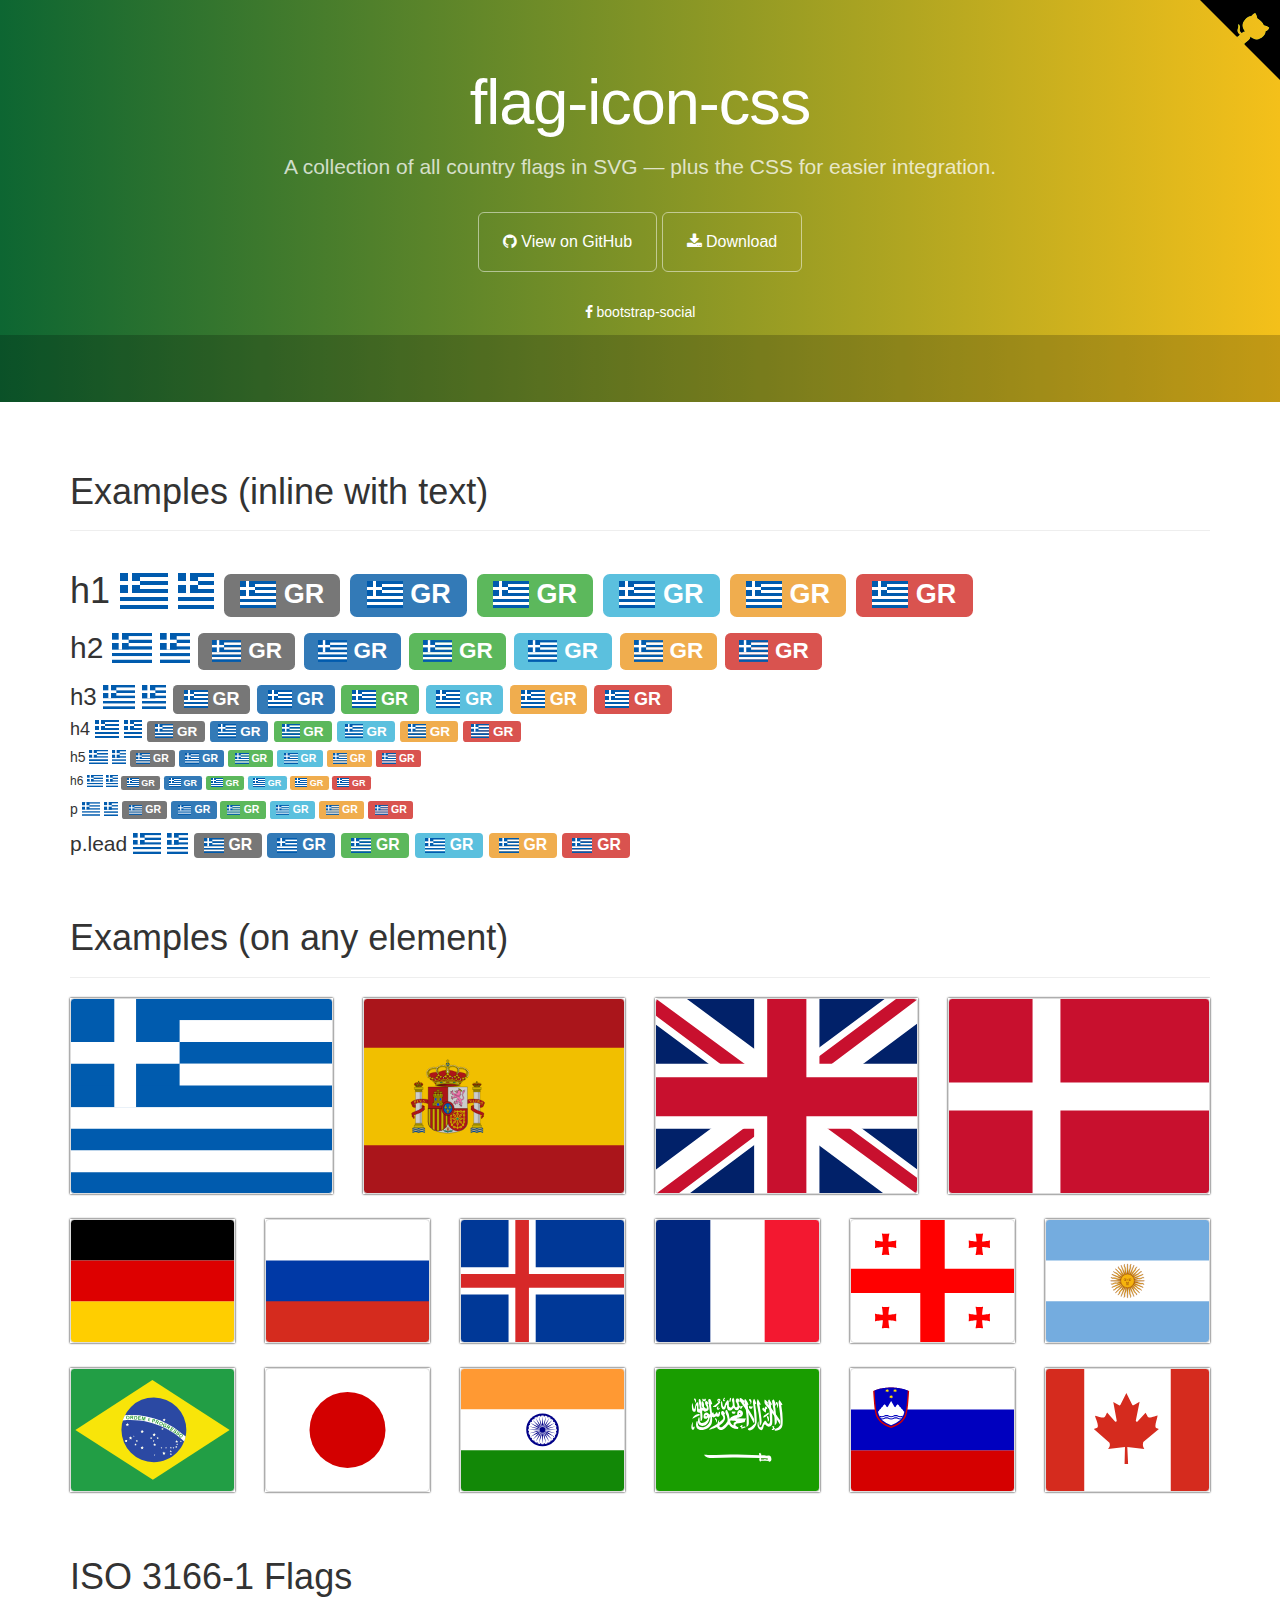
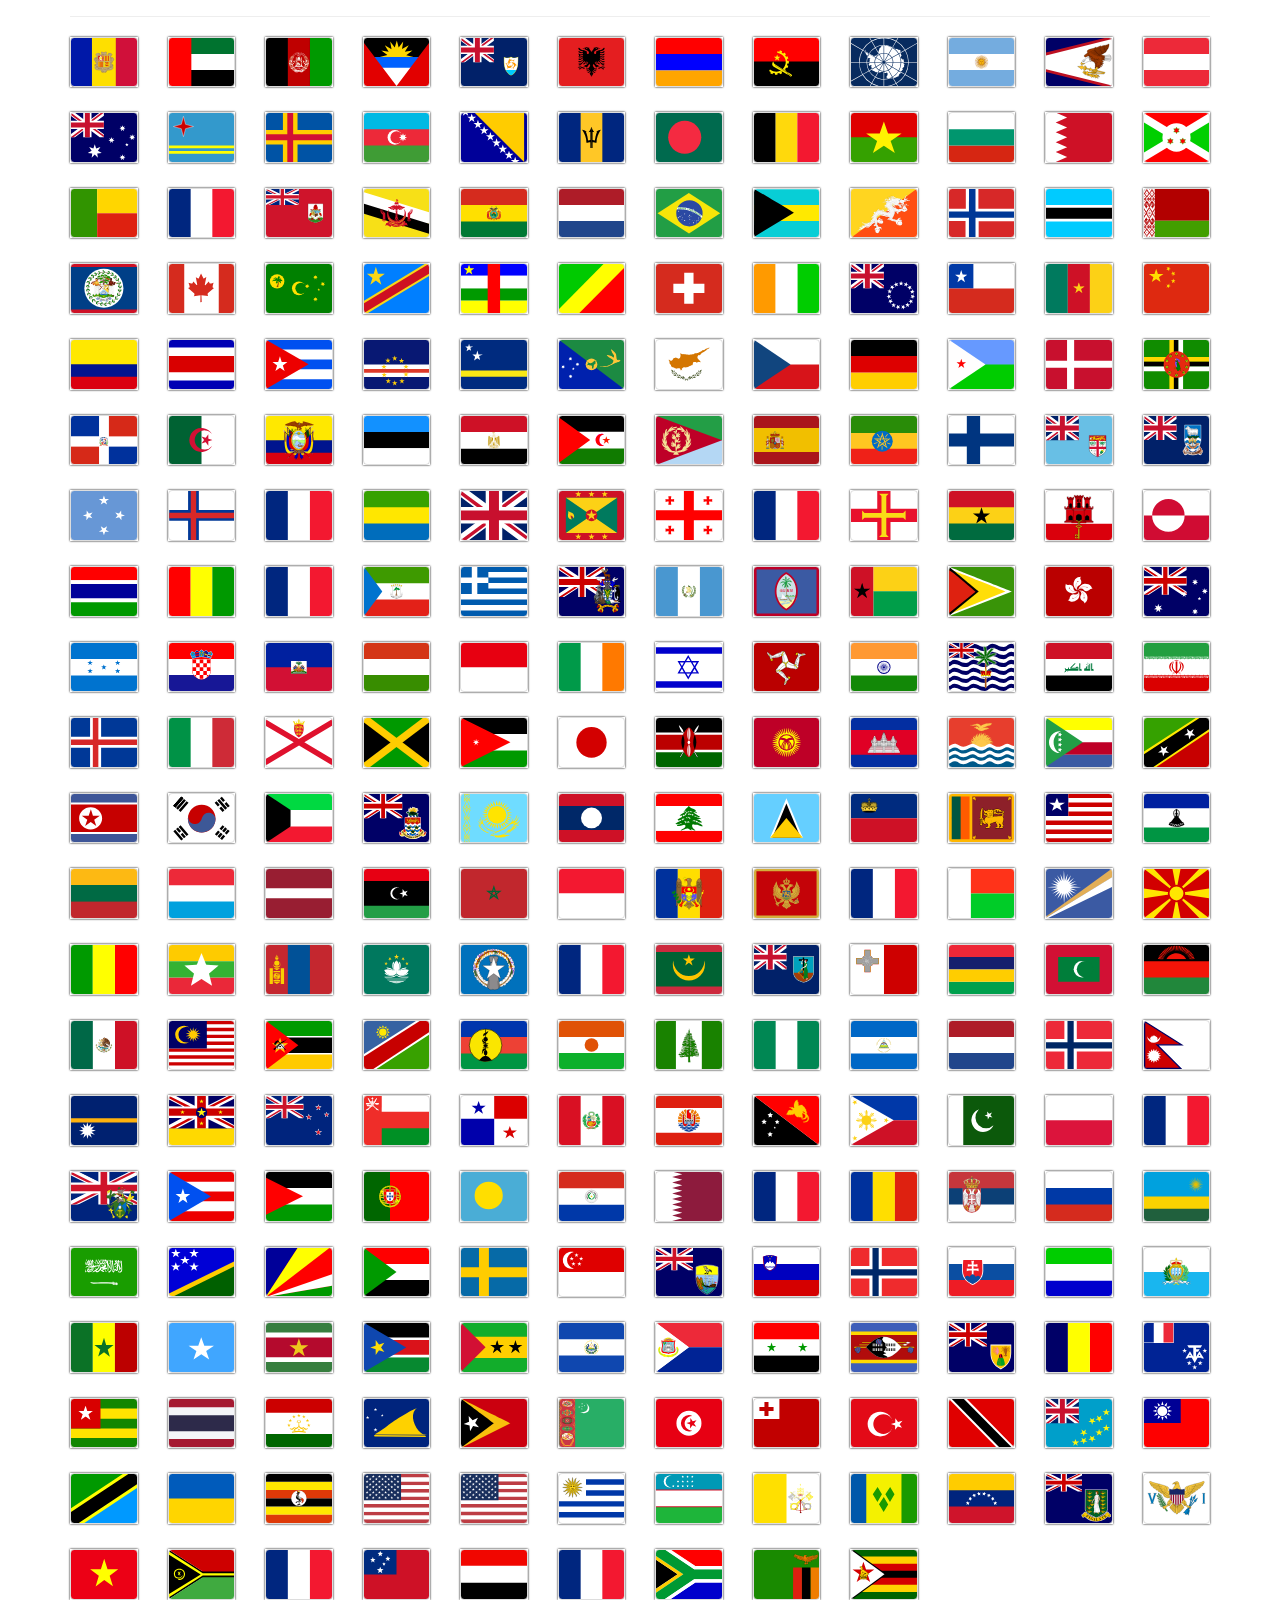
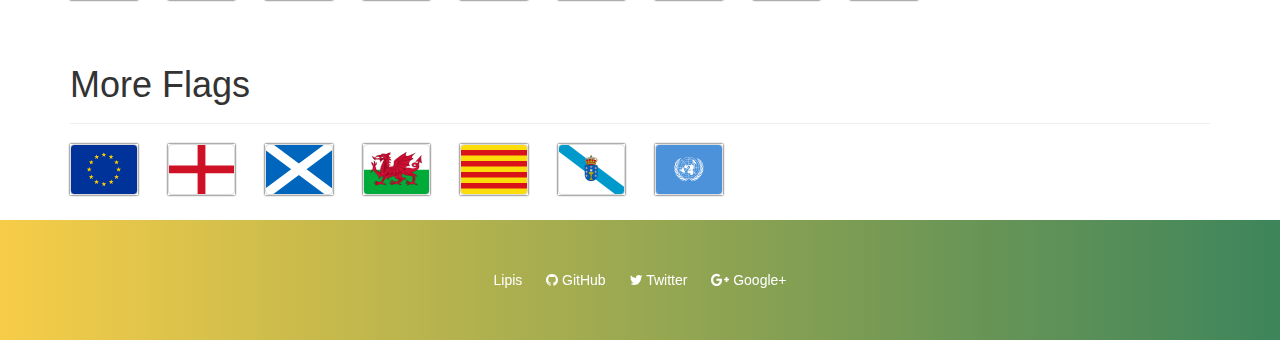
<file: flag-icon-css-master/index.html>
<!DOCTYPE html>
<html lang="en">
  <head>
    <meta charset="utf-8">
    <meta name="viewport" content="width=device-width, initial-scale=1.0">
    <meta property="og:type" content="website" />
    <meta property="og:url" content="https://lipis.github.io/flag-icon-css/" />

    <title>SVG Country Flags | flag-icon-css</title>

    <link href="https://maxcdn.bootstrapcdn.com/bootstrap/3.3.6/css/bootstrap.min.css" rel="stylesheet" id="bootstrap">
    <link href="https://maxcdn.bootstrapcdn.com/font-awesome/4.5.0/css/font-awesome.min.css" rel="stylesheet">
    <link href="./assets/docs.css" rel="stylesheet">
    <link href="./css/flag-icon.css" rel="stylesheet">
  </head>

  <body>
    <div class="jumbotron">
      <div class="container">
        <h1>flag-icon-css</h1>
        <p>
          A collection of all country flags in SVG — plus the CSS for easier integration.
        </p>
        <a href="https://github.com/lipis/flag-icon-css" class="btn btn-outline btn-lg"><span class="fa fa-github"></span> View on GitHub</a>
        <a href="https://github.com/lipis/flag-icon-css/archive/master.zip" class="btn btn-outline btn-lg"><span class="fa fa-download"></span> Download</a>
        <ul class="jumbotron-links">
          <li><a href="https://lipis.github.io/bootstrap-social"><span class="fa fa-facebook"></span> bootstrap-social</a></li>
        </ul>
      </div>
      <div class="bottom">
        <iframe src="https://ghbtns.com/github-btn.html?user=lipis&amp;repo=flag-icon-css&amp;type=watch&amp;count=true" class="social-share"></iframe>
      </div>
    </div>
    <script>
      if (window.location.hostname.indexOf('github') > 0) {
        window.location.replace("http://flag-icon-css.lip.is/");
      }
    </script>
    <div class="container">
      <section id="examples">
        <div class="page-header">
          <h1>Examples (inline with text)</h1>
        </div>
        <div class="no-wrap">
          <h1>
            h1
            <span class="flag-icon flag-icon-gr"></span>
            <span class="flag-icon flag-icon-squared flag-icon-gr"></span>
            <span class="label label-default"><span class="flag-icon flag-icon-gr"></span> GR</span>
            <span class="label label-primary"><span class="flag-icon flag-icon-gr"></span> GR</span>
            <span class="label label-success"><span class="flag-icon flag-icon-gr"></span> GR</span>
            <span class="label label-info"><span class="flag-icon flag-icon-gr"></span> GR</span>
            <span class="label label-warning"><span class="flag-icon flag-icon-gr"></span> GR</span>
            <span class="label label-danger"><span class="flag-icon flag-icon-gr"></span> GR</span>
          </h1>
          <h2>
            h2
            <span class="flag-icon flag-icon-gr"></span>
            <span class="flag-icon flag-icon-squared flag-icon-gr"></span>
            <span class="label label-default"><span class="flag-icon flag-icon-gr"></span> GR</span>
            <span class="label label-primary"><span class="flag-icon flag-icon-gr"></span> GR</span>
            <span class="label label-success"><span class="flag-icon flag-icon-gr"></span> GR</span>
            <span class="label label-info"><span class="flag-icon flag-icon-gr"></span> GR</span>
            <span class="label label-warning"><span class="flag-icon flag-icon-gr"></span> GR</span>
            <span class="label label-danger"><span class="flag-icon flag-icon-gr"></span> GR</span>
          </h2>
          <h3>
            h3
            <span class="flag-icon flag-icon-gr"></span>
            <span class="flag-icon flag-icon-squared flag-icon-gr"></span>
            <span class="label label-default"><span class="flag-icon flag-icon-gr"></span> GR</span>
            <span class="label label-primary"><span class="flag-icon flag-icon-gr"></span> GR</span>
            <span class="label label-success"><span class="flag-icon flag-icon-gr"></span> GR</span>
            <span class="label label-info"><span class="flag-icon flag-icon-gr"></span> GR</span>
            <span class="label label-warning"><span class="flag-icon flag-icon-gr"></span> GR</span>
            <span class="label label-danger"><span class="flag-icon flag-icon-gr"></span> GR</span>
          </h3>
          <h4>
            h4
            <span class="flag-icon flag-icon-gr"></span>
            <span class="flag-icon flag-icon-squared flag-icon-gr"></span>
            <span class="label label-default"><span class="flag-icon flag-icon-gr"></span> GR</span>
            <span class="label label-primary"><span class="flag-icon flag-icon-gr"></span> GR</span>
            <span class="label label-success"><span class="flag-icon flag-icon-gr"></span> GR</span>
            <span class="label label-info"><span class="flag-icon flag-icon-gr"></span> GR</span>
            <span class="label label-warning"><span class="flag-icon flag-icon-gr"></span> GR</span>
            <span class="label label-danger"><span class="flag-icon flag-icon-gr"></span> GR</span>
          </h4>
          <h5>
            h5
            <span class="flag-icon flag-icon-gr"></span>
            <span class="flag-icon flag-icon-squared flag-icon-gr"></span>
            <span class="label label-default"><span class="flag-icon flag-icon-gr"></span> GR</span>
            <span class="label label-primary"><span class="flag-icon flag-icon-gr"></span> GR</span>
            <span class="label label-success"><span class="flag-icon flag-icon-gr"></span> GR</span>
            <span class="label label-info"><span class="flag-icon flag-icon-gr"></span> GR</span>
            <span class="label label-warning"><span class="flag-icon flag-icon-gr"></span> GR</span>
            <span class="label label-danger"><span class="flag-icon flag-icon-gr"></span> GR</span>
          </h5>
          <h6>
            h6
            <span class="flag-icon flag-icon-gr"></span>
            <span class="flag-icon flag-icon-squared flag-icon-gr"></span>
            <span class="label label-default"><span class="flag-icon flag-icon-gr"></span> GR</span>
            <span class="label label-primary"><span class="flag-icon flag-icon-gr"></span> GR</span>
            <span class="label label-success"><span class="flag-icon flag-icon-gr"></span> GR</span>
            <span class="label label-info"><span class="flag-icon flag-icon-gr"></span> GR</span>
            <span class="label label-warning"><span class="flag-icon flag-icon-gr"></span> GR</span>
            <span class="label label-danger"><span class="flag-icon flag-icon-gr"></span> GR</span>
          </h6>
          <p>
            p
            <span class="flag-icon flag-icon-gr"></span>
            <span class="flag-icon flag-icon-squared flag-icon-gr"></span>
            <span class="label label-default"><span class="flag-icon flag-icon-gr"></span> GR</span>
            <span class="label label-primary"><span class="flag-icon flag-icon-gr"></span> GR</span>
            <span class="label label-success"><span class="flag-icon flag-icon-gr"></span> GR</span>
            <span class="label label-info"><span class="flag-icon flag-icon-gr"></span> GR</span>
            <span class="label label-warning"><span class="flag-icon flag-icon-gr"></span> GR</span>
            <span class="label label-danger"><span class="flag-icon flag-icon-gr"></span> GR</span>
          </p>
          <p class="lead">
            p.lead
            <span class="flag-icon flag-icon-gr"></span>
            <span class="flag-icon flag-icon-squared flag-icon-gr"></span>
            <span class="label label-default"><span class="flag-icon flag-icon-gr"></span> GR</span>
            <span class="label label-primary"><span class="flag-icon flag-icon-gr"></span> GR</span>
            <span class="label label-success"><span class="flag-icon flag-icon-gr"></span> GR</span>
            <span class="label label-info"><span class="flag-icon flag-icon-gr"></span> GR</span>
            <span class="label label-warning"><span class="flag-icon flag-icon-gr"></span> GR</span>
            <span class="label label-danger"><span class="flag-icon flag-icon-gr"></span> GR</span>
          </p>
        </section>
      </section>
      <section id="more" class="d">
        <div class="page-header">
          <h1>Examples (on any element)</h1>
        </div>
        <div class="row">
          <div class="col-lg-3 col-md-4 col-sm-4 col-xs-6">
            <div class="flag-wrapper">
              <div class="img-thumbnail flag flag-icon-background flag-icon-gr"></div>
            </div>
          </div>
          <div class="col-lg-3 col-md-4 col-sm-4 col-xs-6">
            <div class="flag-wrapper">
              <div class="img-thumbnail flag flag-icon-background flag-icon-es"></div>
            </div>
          </div>
          <div class="col-lg-3 col-md-4 col-sm-4 col-xs-3">
            <div class="flag-wrapper">
              <div class="img-thumbnail flag flag-icon-background flag-icon-gb"></div>
            </div>
          </div>
          <div class="col-lg-3 col-sm-2 col-xs-3">
            <div class="flag-wrapper">
              <div class="img-thumbnail flag flag-icon-background flag-icon-dk"></div>
            </div>
          </div>
          <div class="col-sm-2 col-xs-3">
            <div class="flag-wrapper">
              <div class="img-thumbnail flag flag-icon-background flag-icon-de"></div>
            </div>
          </div>
          <div class="col-sm-2 col-xs-3">
            <div class="flag-wrapper">
              <div class="img-thumbnail flag flag-icon-background flag-icon-ru"></div>
            </div>
          </div>
          <div class="col-sm-2 col-xs-3">
            <div class="flag-wrapper">
              <div class="img-thumbnail flag flag-icon-background flag-icon-is"></div>
            </div>
          </div>
          <div class="col-sm-2 col-xs-3">
            <div class="flag-wrapper">
              <div class="img-thumbnail flag flag-icon-background flag-icon-fr"></div>
            </div>
          </div>
          <div class="col-sm-2 col-xs-3">
            <div class="flag-wrapper">
              <div class="img-thumbnail flag flag-icon-background flag-icon-ge"></div>
            </div>
          </div>
          <div class="col-sm-2 col-xs-3">
            <div class="flag-wrapper">
              <div class="img-thumbnail flag flag-icon-background flag-icon-ar"></div>
            </div>
          </div>
          <div class="col-sm-2 col-xs-3">
            <div class="flag-wrapper">
              <div class="img-thumbnail flag flag-icon-background flag-icon-br"></div>
            </div>
          </div>
          <div class="col-sm-2 col-xs-3">
            <div class="flag-wrapper">
              <div class="img-thumbnail flag flag-icon-background flag-icon-jp"></div>
            </div>
          </div>
          <div class="col-sm-2 col-xs-3 hidden-xs">
            <div class="flag-wrapper">
              <div class="img-thumbnail flag flag-icon-background flag-icon-in"></div>
            </div>
          </div>
          <div class="col-sm-2 col-xs-3">
            <div class="flag-wrapper">
              <div class="img-thumbnail flag flag-icon-background flag-icon-sa"></div>
            </div>
          </div>
          <div class="col-sm-2 col-xs-3">
            <div class="flag-wrapper">
              <div class="img-thumbnail flag flag-icon-background flag-icon-si"></div>
            </div>
          </div>
          <div class="col-sm-2 col-xs-3 visible-lg">
            <div class="flag-wrapper">
              <div class="img-thumbnail flag flag-icon-background flag-icon-ca"></div>
            </div>
          </div>
        </div>
      </section>
      <section class="all-flags">
        <div class="page-header">
          <h1>ISO 3166-1 Flags</h1>
        </div>
        <div class="row">
          <div class="col-md-1 col-sm-2 col-xs-3"><div class="flag-wrapper"><div class="img-thumbnail flag flag-icon-background flag-icon-ad" title="ad" id="ad"></div></div></div>
          <div class="col-md-1 col-sm-2 col-xs-3"><div class="flag-wrapper"><div class="img-thumbnail flag flag-icon-background flag-icon-ae" title="ae" id="ae"></div></div></div>
          <div class="col-md-1 col-sm-2 col-xs-3"><div class="flag-wrapper"><div class="img-thumbnail flag flag-icon-background flag-icon-af" title="af" id="af"></div></div></div>
          <div class="col-md-1 col-sm-2 col-xs-3"><div class="flag-wrapper"><div class="img-thumbnail flag flag-icon-background flag-icon-ag" title="ag" id="ag"></div></div></div>
          <div class="col-md-1 col-sm-2 col-xs-3"><div class="flag-wrapper"><div class="img-thumbnail flag flag-icon-background flag-icon-ai" title="ai" id="ai"></div></div></div>
          <div class="col-md-1 col-sm-2 col-xs-3"><div class="flag-wrapper"><div class="img-thumbnail flag flag-icon-background flag-icon-al" title="al" id="al"></div></div></div>
          <div class="col-md-1 col-sm-2 col-xs-3"><div class="flag-wrapper"><div class="img-thumbnail flag flag-icon-background flag-icon-am" title="am" id="am"></div></div></div>
          <div class="col-md-1 col-sm-2 col-xs-3"><div class="flag-wrapper"><div class="img-thumbnail flag flag-icon-background flag-icon-ao" title="ao" id="ao"></div></div></div>
          <div class="col-md-1 col-sm-2 col-xs-3"><div class="flag-wrapper"><div class="img-thumbnail flag flag-icon-background flag-icon-aq" title="aq" id="aq"></div></div></div>
          <div class="col-md-1 col-sm-2 col-xs-3"><div class="flag-wrapper"><div class="img-thumbnail flag flag-icon-background flag-icon-ar" title="ar" id="ar"></div></div></div>
          <div class="col-md-1 col-sm-2 col-xs-3"><div class="flag-wrapper"><div class="img-thumbnail flag flag-icon-background flag-icon-as" title="as" id="as"></div></div></div>
          <div class="col-md-1 col-sm-2 col-xs-3"><div class="flag-wrapper"><div class="img-thumbnail flag flag-icon-background flag-icon-at" title="at" id="at"></div></div></div>
          <div class="col-md-1 col-sm-2 col-xs-3"><div class="flag-wrapper"><div class="img-thumbnail flag flag-icon-background flag-icon-au" title="au" id="au"></div></div></div>
          <div class="col-md-1 col-sm-2 col-xs-3"><div class="flag-wrapper"><div class="img-thumbnail flag flag-icon-background flag-icon-aw" title="aw" id="aw"></div></div></div>
          <div class="col-md-1 col-sm-2 col-xs-3"><div class="flag-wrapper"><div class="img-thumbnail flag flag-icon-background flag-icon-ax" title="ax" id="ax"></div></div></div>
          <div class="col-md-1 col-sm-2 col-xs-3"><div class="flag-wrapper"><div class="img-thumbnail flag flag-icon-background flag-icon-az" title="az" id="az"></div></div></div>
          <div class="col-md-1 col-sm-2 col-xs-3"><div class="flag-wrapper"><div class="img-thumbnail flag flag-icon-background flag-icon-ba" title="ba" id="ba"></div></div></div>
          <div class="col-md-1 col-sm-2 col-xs-3"><div class="flag-wrapper"><div class="img-thumbnail flag flag-icon-background flag-icon-bb" title="bb" id="bb"></div></div></div>
          <div class="col-md-1 col-sm-2 col-xs-3"><div class="flag-wrapper"><div class="img-thumbnail flag flag-icon-background flag-icon-bd" title="bd" id="bd"></div></div></div>
          <div class="col-md-1 col-sm-2 col-xs-3"><div class="flag-wrapper"><div class="img-thumbnail flag flag-icon-background flag-icon-be" title="be" id="be"></div></div></div>
          <div class="col-md-1 col-sm-2 col-xs-3"><div class="flag-wrapper"><div class="img-thumbnail flag flag-icon-background flag-icon-bf" title="bf" id="bf"></div></div></div>
          <div class="col-md-1 col-sm-2 col-xs-3"><div class="flag-wrapper"><div class="img-thumbnail flag flag-icon-background flag-icon-bg" title="bg" id="bg"></div></div></div>
          <div class="col-md-1 col-sm-2 col-xs-3"><div class="flag-wrapper"><div class="img-thumbnail flag flag-icon-background flag-icon-bh" title="bh" id="bh"></div></div></div>
          <div class="col-md-1 col-sm-2 col-xs-3"><div class="flag-wrapper"><div class="img-thumbnail flag flag-icon-background flag-icon-bi" title="bi" id="bi"></div></div></div>
          <div class="col-md-1 col-sm-2 col-xs-3"><div class="flag-wrapper"><div class="img-thumbnail flag flag-icon-background flag-icon-bj" title="bj" id="bj"></div></div></div>
          <div class="col-md-1 col-sm-2 col-xs-3"><div class="flag-wrapper"><div class="img-thumbnail flag flag-icon-background flag-icon-bl" title="bl" id="bl"></div></div></div>
          <div class="col-md-1 col-sm-2 col-xs-3"><div class="flag-wrapper"><div class="img-thumbnail flag flag-icon-background flag-icon-bm" title="bm" id="bm"></div></div></div>
          <div class="col-md-1 col-sm-2 col-xs-3"><div class="flag-wrapper"><div class="img-thumbnail flag flag-icon-background flag-icon-bn" title="bn" id="bn"></div></div></div>
          <div class="col-md-1 col-sm-2 col-xs-3"><div class="flag-wrapper"><div class="img-thumbnail flag flag-icon-background flag-icon-bo" title="bo" id="bo"></div></div></div>
          <div class="col-md-1 col-sm-2 col-xs-3"><div class="flag-wrapper"><div class="img-thumbnail flag flag-icon-background flag-icon-bq" title="bq" id="bq"></div></div></div>
          <div class="col-md-1 col-sm-2 col-xs-3"><div class="flag-wrapper"><div class="img-thumbnail flag flag-icon-background flag-icon-br" title="br" id="br"></div></div></div>
          <div class="col-md-1 col-sm-2 col-xs-3"><div class="flag-wrapper"><div class="img-thumbnail flag flag-icon-background flag-icon-bs" title="bs" id="bs"></div></div></div>
          <div class="col-md-1 col-sm-2 col-xs-3"><div class="flag-wrapper"><div class="img-thumbnail flag flag-icon-background flag-icon-bt" title="bt" id="bt"></div></div></div>
          <div class="col-md-1 col-sm-2 col-xs-3"><div class="flag-wrapper"><div class="img-thumbnail flag flag-icon-background flag-icon-bv" title="bv" id="bv"></div></div></div>
          <div class="col-md-1 col-sm-2 col-xs-3"><div class="flag-wrapper"><div class="img-thumbnail flag flag-icon-background flag-icon-bw" title="bw" id="bw"></div></div></div>
          <div class="col-md-1 col-sm-2 col-xs-3"><div class="flag-wrapper"><div class="img-thumbnail flag flag-icon-background flag-icon-by" title="by" id="by"></div></div></div>
          <div class="col-md-1 col-sm-2 col-xs-3"><div class="flag-wrapper"><div class="img-thumbnail flag flag-icon-background flag-icon-bz" title="bz" id="bz"></div></div></div>
          <div class="col-md-1 col-sm-2 col-xs-3"><div class="flag-wrapper"><div class="img-thumbnail flag flag-icon-background flag-icon-ca" title="ca" id="ca"></div></div></div>
          <div class="col-md-1 col-sm-2 col-xs-3"><div class="flag-wrapper"><div class="img-thumbnail flag flag-icon-background flag-icon-cc" title="cc" id="cc"></div></div></div>
          <div class="col-md-1 col-sm-2 col-xs-3"><div class="flag-wrapper"><div class="img-thumbnail flag flag-icon-background flag-icon-cd" title="cd" id="cd"></div></div></div>
          <div class="col-md-1 col-sm-2 col-xs-3"><div class="flag-wrapper"><div class="img-thumbnail flag flag-icon-background flag-icon-cf" title="cf" id="cf"></div></div></div>
          <div class="col-md-1 col-sm-2 col-xs-3"><div class="flag-wrapper"><div class="img-thumbnail flag flag-icon-background flag-icon-cg" title="cg" id="cg"></div></div></div>
          <div class="col-md-1 col-sm-2 col-xs-3"><div class="flag-wrapper"><div class="img-thumbnail flag flag-icon-background flag-icon-ch" title="ch" id="ch"></div></div></div>
          <div class="col-md-1 col-sm-2 col-xs-3"><div class="flag-wrapper"><div class="img-thumbnail flag flag-icon-background flag-icon-ci" title="ci" id="ci"></div></div></div>
          <div class="col-md-1 col-sm-2 col-xs-3"><div class="flag-wrapper"><div class="img-thumbnail flag flag-icon-background flag-icon-ck" title="ck" id="ck"></div></div></div>
          <div class="col-md-1 col-sm-2 col-xs-3"><div class="flag-wrapper"><div class="img-thumbnail flag flag-icon-background flag-icon-cl" title="cl" id="cl"></div></div></div>
          <div class="col-md-1 col-sm-2 col-xs-3"><div class="flag-wrapper"><div class="img-thumbnail flag flag-icon-background flag-icon-cm" title="cm" id="cm"></div></div></div>
          <div class="col-md-1 col-sm-2 col-xs-3"><div class="flag-wrapper"><div class="img-thumbnail flag flag-icon-background flag-icon-cn" title="cn" id="cn"></div></div></div>
          <div class="col-md-1 col-sm-2 col-xs-3"><div class="flag-wrapper"><div class="img-thumbnail flag flag-icon-background flag-icon-co" title="co" id="co"></div></div></div>
          <div class="col-md-1 col-sm-2 col-xs-3"><div class="flag-wrapper"><div class="img-thumbnail flag flag-icon-background flag-icon-cr" title="cr" id="cr"></div></div></div>
          <div class="col-md-1 col-sm-2 col-xs-3"><div class="flag-wrapper"><div class="img-thumbnail flag flag-icon-background flag-icon-cu" title="cu" id="cu"></div></div></div>
          <div class="col-md-1 col-sm-2 col-xs-3"><div class="flag-wrapper"><div class="img-thumbnail flag flag-icon-background flag-icon-cv" title="cv" id="cv"></div></div></div>
          <div class="col-md-1 col-sm-2 col-xs-3"><div class="flag-wrapper"><div class="img-thumbnail flag flag-icon-background flag-icon-cw" title="cw" id="cw"></div></div></div>
          <div class="col-md-1 col-sm-2 col-xs-3"><div class="flag-wrapper"><div class="img-thumbnail flag flag-icon-background flag-icon-cx" title="cx" id="cx"></div></div></div>
          <div class="col-md-1 col-sm-2 col-xs-3"><div class="flag-wrapper"><div class="img-thumbnail flag flag-icon-background flag-icon-cy" title="cy" id="cy"></div></div></div>
          <div class="col-md-1 col-sm-2 col-xs-3"><div class="flag-wrapper"><div class="img-thumbnail flag flag-icon-background flag-icon-cz" title="cz" id="cz"></div></div></div>
          <div class="col-md-1 col-sm-2 col-xs-3"><div class="flag-wrapper"><div class="img-thumbnail flag flag-icon-background flag-icon-de" title="de" id="de"></div></div></div>
          <div class="col-md-1 col-sm-2 col-xs-3"><div class="flag-wrapper"><div class="img-thumbnail flag flag-icon-background flag-icon-dj" title="dj" id="dj"></div></div></div>
          <div class="col-md-1 col-sm-2 col-xs-3"><div class="flag-wrapper"><div class="img-thumbnail flag flag-icon-background flag-icon-dk" title="dk" id="dk"></div></div></div>
          <div class="col-md-1 col-sm-2 col-xs-3"><div class="flag-wrapper"><div class="img-thumbnail flag flag-icon-background flag-icon-dm" title="dm" id="dm"></div></div></div>
          <div class="col-md-1 col-sm-2 col-xs-3"><div class="flag-wrapper"><div class="img-thumbnail flag flag-icon-background flag-icon-do" title="do" id="do"></div></div></div>
          <div class="col-md-1 col-sm-2 col-xs-3"><div class="flag-wrapper"><div class="img-thumbnail flag flag-icon-background flag-icon-dz" title="dz" id="dz"></div></div></div>
          <div class="col-md-1 col-sm-2 col-xs-3"><div class="flag-wrapper"><div class="img-thumbnail flag flag-icon-background flag-icon-ec" title="ec" id="ec"></div></div></div>
          <div class="col-md-1 col-sm-2 col-xs-3"><div class="flag-wrapper"><div class="img-thumbnail flag flag-icon-background flag-icon-ee" title="ee" id="ee"></div></div></div>
          <div class="col-md-1 col-sm-2 col-xs-3"><div class="flag-wrapper"><div class="img-thumbnail flag flag-icon-background flag-icon-eg" title="eg" id="eg"></div></div></div>
          <div class="col-md-1 col-sm-2 col-xs-3"><div class="flag-wrapper"><div class="img-thumbnail flag flag-icon-background flag-icon-eh" title="eh" id="eh"></div></div></div>
          <div class="col-md-1 col-sm-2 col-xs-3"><div class="flag-wrapper"><div class="img-thumbnail flag flag-icon-background flag-icon-er" title="er" id="er"></div></div></div>
          <div class="col-md-1 col-sm-2 col-xs-3"><div class="flag-wrapper"><div class="img-thumbnail flag flag-icon-background flag-icon-es" title="es" id="es"></div></div></div>
          <div class="col-md-1 col-sm-2 col-xs-3"><div class="flag-wrapper"><div class="img-thumbnail flag flag-icon-background flag-icon-et" title="et" id="et"></div></div></div>
          <div class="col-md-1 col-sm-2 col-xs-3"><div class="flag-wrapper"><div class="img-thumbnail flag flag-icon-background flag-icon-fi" title="fi" id="fi"></div></div></div>
          <div class="col-md-1 col-sm-2 col-xs-3"><div class="flag-wrapper"><div class="img-thumbnail flag flag-icon-background flag-icon-fj" title="fj" id="fj"></div></div></div>
          <div class="col-md-1 col-sm-2 col-xs-3"><div class="flag-wrapper"><div class="img-thumbnail flag flag-icon-background flag-icon-fk" title="fk" id="fk"></div></div></div>
          <div class="col-md-1 col-sm-2 col-xs-3"><div class="flag-wrapper"><div class="img-thumbnail flag flag-icon-background flag-icon-fm" title="fm" id="fm"></div></div></div>
          <div class="col-md-1 col-sm-2 col-xs-3"><div class="flag-wrapper"><div class="img-thumbnail flag flag-icon-background flag-icon-fo" title="fo" id="fo"></div></div></div>
          <div class="col-md-1 col-sm-2 col-xs-3"><div class="flag-wrapper"><div class="img-thumbnail flag flag-icon-background flag-icon-fr" title="fr" id="fr"></div></div></div>
          <div class="col-md-1 col-sm-2 col-xs-3"><div class="flag-wrapper"><div class="img-thumbnail flag flag-icon-background flag-icon-ga" title="ga" id="ga"></div></div></div>
          <div class="col-md-1 col-sm-2 col-xs-3"><div class="flag-wrapper"><div class="img-thumbnail flag flag-icon-background flag-icon-gb" title="gb" id="gb"></div></div></div>
          <div class="col-md-1 col-sm-2 col-xs-3"><div class="flag-wrapper"><div class="img-thumbnail flag flag-icon-background flag-icon-gd" title="gd" id="gd"></div></div></div>
          <div class="col-md-1 col-sm-2 col-xs-3"><div class="flag-wrapper"><div class="img-thumbnail flag flag-icon-background flag-icon-ge" title="ge" id="ge"></div></div></div>
          <div class="col-md-1 col-sm-2 col-xs-3"><div class="flag-wrapper"><div class="img-thumbnail flag flag-icon-background flag-icon-gf" title="gf" id="gf"></div></div></div>
          <div class="col-md-1 col-sm-2 col-xs-3"><div class="flag-wrapper"><div class="img-thumbnail flag flag-icon-background flag-icon-gg" title="gg" id="gg"></div></div></div>
          <div class="col-md-1 col-sm-2 col-xs-3"><div class="flag-wrapper"><div class="img-thumbnail flag flag-icon-background flag-icon-gh" title="gh" id="gh"></div></div></div>
          <div class="col-md-1 col-sm-2 col-xs-3"><div class="flag-wrapper"><div class="img-thumbnail flag flag-icon-background flag-icon-gi" title="gi" id="gi"></div></div></div>
          <div class="col-md-1 col-sm-2 col-xs-3"><div class="flag-wrapper"><div class="img-thumbnail flag flag-icon-background flag-icon-gl" title="gl" id="gl"></div></div></div>
          <div class="col-md-1 col-sm-2 col-xs-3"><div class="flag-wrapper"><div class="img-thumbnail flag flag-icon-background flag-icon-gm" title="gm" id="gm"></div></div></div>
          <div class="col-md-1 col-sm-2 col-xs-3"><div class="flag-wrapper"><div class="img-thumbnail flag flag-icon-background flag-icon-gn" title="gn" id="gn"></div></div></div>
          <div class="col-md-1 col-sm-2 col-xs-3"><div class="flag-wrapper"><div class="img-thumbnail flag flag-icon-background flag-icon-gp" title="gp" id="gp"></div></div></div>
          <div class="col-md-1 col-sm-2 col-xs-3"><div class="flag-wrapper"><div class="img-thumbnail flag flag-icon-background flag-icon-gq" title="gq" id="gq"></div></div></div>
          <div class="col-md-1 col-sm-2 col-xs-3"><div class="flag-wrapper"><div class="img-thumbnail flag flag-icon-background flag-icon-gr" title="gr" id="gr"></div></div></div>
          <div class="col-md-1 col-sm-2 col-xs-3"><div class="flag-wrapper"><div class="img-thumbnail flag flag-icon-background flag-icon-gs" title="gs" id="gs"></div></div></div>
          <div class="col-md-1 col-sm-2 col-xs-3"><div class="flag-wrapper"><div class="img-thumbnail flag flag-icon-background flag-icon-gt" title="gt" id="gt"></div></div></div>
          <div class="col-md-1 col-sm-2 col-xs-3"><div class="flag-wrapper"><div class="img-thumbnail flag flag-icon-background flag-icon-gu" title="gu" id="gu"></div></div></div>
          <div class="col-md-1 col-sm-2 col-xs-3"><div class="flag-wrapper"><div class="img-thumbnail flag flag-icon-background flag-icon-gw" title="gw" id="gw"></div></div></div>
          <div class="col-md-1 col-sm-2 col-xs-3"><div class="flag-wrapper"><div class="img-thumbnail flag flag-icon-background flag-icon-gy" title="gy" id="gy"></div></div></div>
          <div class="col-md-1 col-sm-2 col-xs-3"><div class="flag-wrapper"><div class="img-thumbnail flag flag-icon-background flag-icon-hk" title="hk" id="hk"></div></div></div>
          <div class="col-md-1 col-sm-2 col-xs-3"><div class="flag-wrapper"><div class="img-thumbnail flag flag-icon-background flag-icon-hm" title="hm" id="hm"></div></div></div>
          <div class="col-md-1 col-sm-2 col-xs-3"><div class="flag-wrapper"><div class="img-thumbnail flag flag-icon-background flag-icon-hn" title="hn" id="hn"></div></div></div>
          <div class="col-md-1 col-sm-2 col-xs-3"><div class="flag-wrapper"><div class="img-thumbnail flag flag-icon-background flag-icon-hr" title="hr" id="hr"></div></div></div>
          <div class="col-md-1 col-sm-2 col-xs-3"><div class="flag-wrapper"><div class="img-thumbnail flag flag-icon-background flag-icon-ht" title="ht" id="ht"></div></div></div>
          <div class="col-md-1 col-sm-2 col-xs-3"><div class="flag-wrapper"><div class="img-thumbnail flag flag-icon-background flag-icon-hu" title="hu" id="hu"></div></div></div>
          <div class="col-md-1 col-sm-2 col-xs-3"><div class="flag-wrapper"><div class="img-thumbnail flag flag-icon-background flag-icon-id" title="id" id="id"></div></div></div>
          <div class="col-md-1 col-sm-2 col-xs-3"><div class="flag-wrapper"><div class="img-thumbnail flag flag-icon-background flag-icon-ie" title="ie" id="ie"></div></div></div>
          <div class="col-md-1 col-sm-2 col-xs-3"><div class="flag-wrapper"><div class="img-thumbnail flag flag-icon-background flag-icon-il" title="il" id="il"></div></div></div>
          <div class="col-md-1 col-sm-2 col-xs-3"><div class="flag-wrapper"><div class="img-thumbnail flag flag-icon-background flag-icon-im" title="im" id="im"></div></div></div>
          <div class="col-md-1 col-sm-2 col-xs-3"><div class="flag-wrapper"><div class="img-thumbnail flag flag-icon-background flag-icon-in" title="in" id="in"></div></div></div>
          <div class="col-md-1 col-sm-2 col-xs-3"><div class="flag-wrapper"><div class="img-thumbnail flag flag-icon-background flag-icon-io" title="io" id="io"></div></div></div>
          <div class="col-md-1 col-sm-2 col-xs-3"><div class="flag-wrapper"><div class="img-thumbnail flag flag-icon-background flag-icon-iq" title="iq" id="iq"></div></div></div>
          <div class="col-md-1 col-sm-2 col-xs-3"><div class="flag-wrapper"><div class="img-thumbnail flag flag-icon-background flag-icon-ir" title="ir" id="ir"></div></div></div>
          <div class="col-md-1 col-sm-2 col-xs-3"><div class="flag-wrapper"><div class="img-thumbnail flag flag-icon-background flag-icon-is" title="is" id="is"></div></div></div>
          <div class="col-md-1 col-sm-2 col-xs-3"><div class="flag-wrapper"><div class="img-thumbnail flag flag-icon-background flag-icon-it" title="it" id="it"></div></div></div>
          <div class="col-md-1 col-sm-2 col-xs-3"><div class="flag-wrapper"><div class="img-thumbnail flag flag-icon-background flag-icon-je" title="je" id="je"></div></div></div>
          <div class="col-md-1 col-sm-2 col-xs-3"><div class="flag-wrapper"><div class="img-thumbnail flag flag-icon-background flag-icon-jm" title="jm" id="jm"></div></div></div>
          <div class="col-md-1 col-sm-2 col-xs-3"><div class="flag-wrapper"><div class="img-thumbnail flag flag-icon-background flag-icon-jo" title="jo" id="jo"></div></div></div>
          <div class="col-md-1 col-sm-2 col-xs-3"><div class="flag-wrapper"><div class="img-thumbnail flag flag-icon-background flag-icon-jp" title="jp" id="jp"></div></div></div>
          <div class="col-md-1 col-sm-2 col-xs-3"><div class="flag-wrapper"><div class="img-thumbnail flag flag-icon-background flag-icon-ke" title="ke" id="ke"></div></div></div>
          <div class="col-md-1 col-sm-2 col-xs-3"><div class="flag-wrapper"><div class="img-thumbnail flag flag-icon-background flag-icon-kg" title="kg" id="kg"></div></div></div>
          <div class="col-md-1 col-sm-2 col-xs-3"><div class="flag-wrapper"><div class="img-thumbnail flag flag-icon-background flag-icon-kh" title="kh" id="kh"></div></div></div>
          <div class="col-md-1 col-sm-2 col-xs-3"><div class="flag-wrapper"><div class="img-thumbnail flag flag-icon-background flag-icon-ki" title="ki" id="ki"></div></div></div>
          <div class="col-md-1 col-sm-2 col-xs-3"><div class="flag-wrapper"><div class="img-thumbnail flag flag-icon-background flag-icon-km" title="km" id="km"></div></div></div>
          <div class="col-md-1 col-sm-2 col-xs-3"><div class="flag-wrapper"><div class="img-thumbnail flag flag-icon-background flag-icon-kn" title="kn" id="kn"></div></div></div>
          <div class="col-md-1 col-sm-2 col-xs-3"><div class="flag-wrapper"><div class="img-thumbnail flag flag-icon-background flag-icon-kp" title="kp" id="kp"></div></div></div>
          <div class="col-md-1 col-sm-2 col-xs-3"><div class="flag-wrapper"><div class="img-thumbnail flag flag-icon-background flag-icon-kr" title="kr" id="kr"></div></div></div>
          <div class="col-md-1 col-sm-2 col-xs-3"><div class="flag-wrapper"><div class="img-thumbnail flag flag-icon-background flag-icon-kw" title="kw" id="kw"></div></div></div>
          <div class="col-md-1 col-sm-2 col-xs-3"><div class="flag-wrapper"><div class="img-thumbnail flag flag-icon-background flag-icon-ky" title="ky" id="ky"></div></div></div>
          <div class="col-md-1 col-sm-2 col-xs-3"><div class="flag-wrapper"><div class="img-thumbnail flag flag-icon-background flag-icon-kz" title="kz" id="kz"></div></div></div>
          <div class="col-md-1 col-sm-2 col-xs-3"><div class="flag-wrapper"><div class="img-thumbnail flag flag-icon-background flag-icon-la" title="la" id="la"></div></div></div>
          <div class="col-md-1 col-sm-2 col-xs-3"><div class="flag-wrapper"><div class="img-thumbnail flag flag-icon-background flag-icon-lb" title="lb" id="lb"></div></div></div>
          <div class="col-md-1 col-sm-2 col-xs-3"><div class="flag-wrapper"><div class="img-thumbnail flag flag-icon-background flag-icon-lc" title="lc" id="lc"></div></div></div>
          <div class="col-md-1 col-sm-2 col-xs-3"><div class="flag-wrapper"><div class="img-thumbnail flag flag-icon-background flag-icon-li" title="li" id="li"></div></div></div>
          <div class="col-md-1 col-sm-2 col-xs-3"><div class="flag-wrapper"><div class="img-thumbnail flag flag-icon-background flag-icon-lk" title="lk" id="lk"></div></div></div>
          <div class="col-md-1 col-sm-2 col-xs-3"><div class="flag-wrapper"><div class="img-thumbnail flag flag-icon-background flag-icon-lr" title="lr" id="lr"></div></div></div>
          <div class="col-md-1 col-sm-2 col-xs-3"><div class="flag-wrapper"><div class="img-thumbnail flag flag-icon-background flag-icon-ls" title="ls" id="ls"></div></div></div>
          <div class="col-md-1 col-sm-2 col-xs-3"><div class="flag-wrapper"><div class="img-thumbnail flag flag-icon-background flag-icon-lt" title="lt" id="lt"></div></div></div>
          <div class="col-md-1 col-sm-2 col-xs-3"><div class="flag-wrapper"><div class="img-thumbnail flag flag-icon-background flag-icon-lu" title="lu" id="lu"></div></div></div>
          <div class="col-md-1 col-sm-2 col-xs-3"><div class="flag-wrapper"><div class="img-thumbnail flag flag-icon-background flag-icon-lv" title="lv" id="lv"></div></div></div>
          <div class="col-md-1 col-sm-2 col-xs-3"><div class="flag-wrapper"><div class="img-thumbnail flag flag-icon-background flag-icon-ly" title="ly" id="ly"></div></div></div>
          <div class="col-md-1 col-sm-2 col-xs-3"><div class="flag-wrapper"><div class="img-thumbnail flag flag-icon-background flag-icon-ma" title="ma" id="ma"></div></div></div>
          <div class="col-md-1 col-sm-2 col-xs-3"><div class="flag-wrapper"><div class="img-thumbnail flag flag-icon-background flag-icon-mc" title="mc" id="mc"></div></div></div>
          <div class="col-md-1 col-sm-2 col-xs-3"><div class="flag-wrapper"><div class="img-thumbnail flag flag-icon-background flag-icon-md" title="md" id="md"></div></div></div>
          <div class="col-md-1 col-sm-2 col-xs-3"><div class="flag-wrapper"><div class="img-thumbnail flag flag-icon-background flag-icon-me" title="me" id="me"></div></div></div>
          <div class="col-md-1 col-sm-2 col-xs-3"><div class="flag-wrapper"><div class="img-thumbnail flag flag-icon-background flag-icon-mf" title="mf" id="mf"></div></div></div>
          <div class="col-md-1 col-sm-2 col-xs-3"><div class="flag-wrapper"><div class="img-thumbnail flag flag-icon-background flag-icon-mg" title="mg" id="mg"></div></div></div>
          <div class="col-md-1 col-sm-2 col-xs-3"><div class="flag-wrapper"><div class="img-thumbnail flag flag-icon-background flag-icon-mh" title="mh" id="mh"></div></div></div>
          <div class="col-md-1 col-sm-2 col-xs-3"><div class="flag-wrapper"><div class="img-thumbnail flag flag-icon-background flag-icon-mk" title="mk" id="mk"></div></div></div>
          <div class="col-md-1 col-sm-2 col-xs-3"><div class="flag-wrapper"><div class="img-thumbnail flag flag-icon-background flag-icon-ml" title="ml" id="ml"></div></div></div>
          <div class="col-md-1 col-sm-2 col-xs-3"><div class="flag-wrapper"><div class="img-thumbnail flag flag-icon-background flag-icon-mm" title="mm" id="mm"></div></div></div>
          <div class="col-md-1 col-sm-2 col-xs-3"><div class="flag-wrapper"><div class="img-thumbnail flag flag-icon-background flag-icon-mn" title="mn" id="mn"></div></div></div>
          <div class="col-md-1 col-sm-2 col-xs-3"><div class="flag-wrapper"><div class="img-thumbnail flag flag-icon-background flag-icon-mo" title="mo" id="mo"></div></div></div>
          <div class="col-md-1 col-sm-2 col-xs-3"><div class="flag-wrapper"><div class="img-thumbnail flag flag-icon-background flag-icon-mp" title="mp" id="mp"></div></div></div>
          <div class="col-md-1 col-sm-2 col-xs-3"><div class="flag-wrapper"><div class="img-thumbnail flag flag-icon-background flag-icon-mq" title="mq" id="mq"></div></div></div>
          <div class="col-md-1 col-sm-2 col-xs-3"><div class="flag-wrapper"><div class="img-thumbnail flag flag-icon-background flag-icon-mr" title="mr" id="mr"></div></div></div>
          <div class="col-md-1 col-sm-2 col-xs-3"><div class="flag-wrapper"><div class="img-thumbnail flag flag-icon-background flag-icon-ms" title="ms" id="ms"></div></div></div>
          <div class="col-md-1 col-sm-2 col-xs-3"><div class="flag-wrapper"><div class="img-thumbnail flag flag-icon-background flag-icon-mt" title="mt" id="mt"></div></div></div>
          <div class="col-md-1 col-sm-2 col-xs-3"><div class="flag-wrapper"><div class="img-thumbnail flag flag-icon-background flag-icon-mu" title="mu" id="mu"></div></div></div>
          <div class="col-md-1 col-sm-2 col-xs-3"><div class="flag-wrapper"><div class="img-thumbnail flag flag-icon-background flag-icon-mv" title="mv" id="mv"></div></div></div>
          <div class="col-md-1 col-sm-2 col-xs-3"><div class="flag-wrapper"><div class="img-thumbnail flag flag-icon-background flag-icon-mw" title="mw" id="mw"></div></div></div>
          <div class="col-md-1 col-sm-2 col-xs-3"><div class="flag-wrapper"><div class="img-thumbnail flag flag-icon-background flag-icon-mx" title="mx" id="mx"></div></div></div>
          <div class="col-md-1 col-sm-2 col-xs-3"><div class="flag-wrapper"><div class="img-thumbnail flag flag-icon-background flag-icon-my" title="my" id="my"></div></div></div>
          <div class="col-md-1 col-sm-2 col-xs-3"><div class="flag-wrapper"><div class="img-thumbnail flag flag-icon-background flag-icon-mz" title="mz" id="mz"></div></div></div>
          <div class="col-md-1 col-sm-2 col-xs-3"><div class="flag-wrapper"><div class="img-thumbnail flag flag-icon-background flag-icon-na" title="na" id="na"></div></div></div>
          <div class="col-md-1 col-sm-2 col-xs-3"><div class="flag-wrapper"><div class="img-thumbnail flag flag-icon-background flag-icon-nc" title="nc" id="nc"></div></div></div>
          <div class="col-md-1 col-sm-2 col-xs-3"><div class="flag-wrapper"><div class="img-thumbnail flag flag-icon-background flag-icon-ne" title="ne" id="ne"></div></div></div>
          <div class="col-md-1 col-sm-2 col-xs-3"><div class="flag-wrapper"><div class="img-thumbnail flag flag-icon-background flag-icon-nf" title="nf" id="nf"></div></div></div>
          <div class="col-md-1 col-sm-2 col-xs-3"><div class="flag-wrapper"><div class="img-thumbnail flag flag-icon-background flag-icon-ng" title="ng" id="ng"></div></div></div>
          <div class="col-md-1 col-sm-2 col-xs-3"><div class="flag-wrapper"><div class="img-thumbnail flag flag-icon-background flag-icon-ni" title="ni" id="ni"></div></div></div>
          <div class="col-md-1 col-sm-2 col-xs-3"><div class="flag-wrapper"><div class="img-thumbnail flag flag-icon-background flag-icon-nl" title="nl" id="nl"></div></div></div>
          <div class="col-md-1 col-sm-2 col-xs-3"><div class="flag-wrapper"><div class="img-thumbnail flag flag-icon-background flag-icon-no" title="no" id="no"></div></div></div>
          <div class="col-md-1 col-sm-2 col-xs-3"><div class="flag-wrapper"><div class="img-thumbnail flag flag-icon-background flag-icon-np" title="np" id="np"></div></div></div>
          <div class="col-md-1 col-sm-2 col-xs-3"><div class="flag-wrapper"><div class="img-thumbnail flag flag-icon-background flag-icon-nr" title="nr" id="nr"></div></div></div>
          <div class="col-md-1 col-sm-2 col-xs-3"><div class="flag-wrapper"><div class="img-thumbnail flag flag-icon-background flag-icon-nu" title="nu" id="nu"></div></div></div>
          <div class="col-md-1 col-sm-2 col-xs-3"><div class="flag-wrapper"><div class="img-thumbnail flag flag-icon-background flag-icon-nz" title="nz" id="nz"></div></div></div>
          <div class="col-md-1 col-sm-2 col-xs-3"><div class="flag-wrapper"><div class="img-thumbnail flag flag-icon-background flag-icon-om" title="om" id="om"></div></div></div>
          <div class="col-md-1 col-sm-2 col-xs-3"><div class="flag-wrapper"><div class="img-thumbnail flag flag-icon-background flag-icon-pa" title="pa" id="pa"></div></div></div>
          <div class="col-md-1 col-sm-2 col-xs-3"><div class="flag-wrapper"><div class="img-thumbnail flag flag-icon-background flag-icon-pe" title="pe" id="pe"></div></div></div>
          <div class="col-md-1 col-sm-2 col-xs-3"><div class="flag-wrapper"><div class="img-thumbnail flag flag-icon-background flag-icon-pf" title="pf" id="pf"></div></div></div>
          <div class="col-md-1 col-sm-2 col-xs-3"><div class="flag-wrapper"><div class="img-thumbnail flag flag-icon-background flag-icon-pg" title="pg" id="pg"></div></div></div>
          <div class="col-md-1 col-sm-2 col-xs-3"><div class="flag-wrapper"><div class="img-thumbnail flag flag-icon-background flag-icon-ph" title="ph" id="ph"></div></div></div>
          <div class="col-md-1 col-sm-2 col-xs-3"><div class="flag-wrapper"><div class="img-thumbnail flag flag-icon-background flag-icon-pk" title="pk" id="pk"></div></div></div>
          <div class="col-md-1 col-sm-2 col-xs-3"><div class="flag-wrapper"><div class="img-thumbnail flag flag-icon-background flag-icon-pl" title="pl" id="pl"></div></div></div>
          <div class="col-md-1 col-sm-2 col-xs-3"><div class="flag-wrapper"><div class="img-thumbnail flag flag-icon-background flag-icon-pm" title="pm" id="pm"></div></div></div>
          <div class="col-md-1 col-sm-2 col-xs-3"><div class="flag-wrapper"><div class="img-thumbnail flag flag-icon-background flag-icon-pn" title="pn" id="pn"></div></div></div>
          <div class="col-md-1 col-sm-2 col-xs-3"><div class="flag-wrapper"><div class="img-thumbnail flag flag-icon-background flag-icon-pr" title="pr" id="pr"></div></div></div>
          <div class="col-md-1 col-sm-2 col-xs-3"><div class="flag-wrapper"><div class="img-thumbnail flag flag-icon-background flag-icon-ps" title="ps" id="ps"></div></div></div>
          <div class="col-md-1 col-sm-2 col-xs-3"><div class="flag-wrapper"><div class="img-thumbnail flag flag-icon-background flag-icon-pt" title="pt" id="pt"></div></div></div>
          <div class="col-md-1 col-sm-2 col-xs-3"><div class="flag-wrapper"><div class="img-thumbnail flag flag-icon-background flag-icon-pw" title="pw" id="pw"></div></div></div>
          <div class="col-md-1 col-sm-2 col-xs-3"><div class="flag-wrapper"><div class="img-thumbnail flag flag-icon-background flag-icon-py" title="py" id="py"></div></div></div>
          <div class="col-md-1 col-sm-2 col-xs-3"><div class="flag-wrapper"><div class="img-thumbnail flag flag-icon-background flag-icon-qa" title="qa" id="qa"></div></div></div>
          <div class="col-md-1 col-sm-2 col-xs-3"><div class="flag-wrapper"><div class="img-thumbnail flag flag-icon-background flag-icon-re" title="re" id="re"></div></div></div>
          <div class="col-md-1 col-sm-2 col-xs-3"><div class="flag-wrapper"><div class="img-thumbnail flag flag-icon-background flag-icon-ro" title="ro" id="ro"></div></div></div>
          <div class="col-md-1 col-sm-2 col-xs-3"><div class="flag-wrapper"><div class="img-thumbnail flag flag-icon-background flag-icon-rs" title="rs" id="rs"></div></div></div>
          <div class="col-md-1 col-sm-2 col-xs-3"><div class="flag-wrapper"><div class="img-thumbnail flag flag-icon-background flag-icon-ru" title="ru" id="ru"></div></div></div>
          <div class="col-md-1 col-sm-2 col-xs-3"><div class="flag-wrapper"><div class="img-thumbnail flag flag-icon-background flag-icon-rw" title="rw" id="rw"></div></div></div>
          <div class="col-md-1 col-sm-2 col-xs-3"><div class="flag-wrapper"><div class="img-thumbnail flag flag-icon-background flag-icon-sa" title="sa" id="sa"></div></div></div>
          <div class="col-md-1 col-sm-2 col-xs-3"><div class="flag-wrapper"><div class="img-thumbnail flag flag-icon-background flag-icon-sb" title="sb" id="sb"></div></div></div>
          <div class="col-md-1 col-sm-2 col-xs-3"><div class="flag-wrapper"><div class="img-thumbnail flag flag-icon-background flag-icon-sc" title="sc" id="sc"></div></div></div>
          <div class="col-md-1 col-sm-2 col-xs-3"><div class="flag-wrapper"><div class="img-thumbnail flag flag-icon-background flag-icon-sd" title="sd" id="sd"></div></div></div>
          <div class="col-md-1 col-sm-2 col-xs-3"><div class="flag-wrapper"><div class="img-thumbnail flag flag-icon-background flag-icon-se" title="se" id="se"></div></div></div>
          <div class="col-md-1 col-sm-2 col-xs-3"><div class="flag-wrapper"><div class="img-thumbnail flag flag-icon-background flag-icon-sg" title="sg" id="sg"></div></div></div>
          <div class="col-md-1 col-sm-2 col-xs-3"><div class="flag-wrapper"><div class="img-thumbnail flag flag-icon-background flag-icon-sh" title="sh" id="sh"></div></div></div>
          <div class="col-md-1 col-sm-2 col-xs-3"><div class="flag-wrapper"><div class="img-thumbnail flag flag-icon-background flag-icon-si" title="si" id="si"></div></div></div>
          <div class="col-md-1 col-sm-2 col-xs-3"><div class="flag-wrapper"><div class="img-thumbnail flag flag-icon-background flag-icon-sj" title="sj" id="sj"></div></div></div>
          <div class="col-md-1 col-sm-2 col-xs-3"><div class="flag-wrapper"><div class="img-thumbnail flag flag-icon-background flag-icon-sk" title="sk" id="sk"></div></div></div>
          <div class="col-md-1 col-sm-2 col-xs-3"><div class="flag-wrapper"><div class="img-thumbnail flag flag-icon-background flag-icon-sl" title="sl" id="sl"></div></div></div>
          <div class="col-md-1 col-sm-2 col-xs-3"><div class="flag-wrapper"><div class="img-thumbnail flag flag-icon-background flag-icon-sm" title="sm" id="sm"></div></div></div>
          <div class="col-md-1 col-sm-2 col-xs-3"><div class="flag-wrapper"><div class="img-thumbnail flag flag-icon-background flag-icon-sn" title="sn" id="sn"></div></div></div>
          <div class="col-md-1 col-sm-2 col-xs-3"><div class="flag-wrapper"><div class="img-thumbnail flag flag-icon-background flag-icon-so" title="so" id="so"></div></div></div>
          <div class="col-md-1 col-sm-2 col-xs-3"><div class="flag-wrapper"><div class="img-thumbnail flag flag-icon-background flag-icon-sr" title="sr" id="sr"></div></div></div>
          <div class="col-md-1 col-sm-2 col-xs-3"><div class="flag-wrapper"><div class="img-thumbnail flag flag-icon-background flag-icon-ss" title="ss" id="ss"></div></div></div>
          <div class="col-md-1 col-sm-2 col-xs-3"><div class="flag-wrapper"><div class="img-thumbnail flag flag-icon-background flag-icon-st" title="st" id="st"></div></div></div>
          <div class="col-md-1 col-sm-2 col-xs-3"><div class="flag-wrapper"><div class="img-thumbnail flag flag-icon-background flag-icon-sv" title="sv" id="sv"></div></div></div>
          <div class="col-md-1 col-sm-2 col-xs-3"><div class="flag-wrapper"><div class="img-thumbnail flag flag-icon-background flag-icon-sx" title="sx" id="sx"></div></div></div>
          <div class="col-md-1 col-sm-2 col-xs-3"><div class="flag-wrapper"><div class="img-thumbnail flag flag-icon-background flag-icon-sy" title="sy" id="sy"></div></div></div>
          <div class="col-md-1 col-sm-2 col-xs-3"><div class="flag-wrapper"><div class="img-thumbnail flag flag-icon-background flag-icon-sz" title="sz" id="sz"></div></div></div>
          <div class="col-md-1 col-sm-2 col-xs-3"><div class="flag-wrapper"><div class="img-thumbnail flag flag-icon-background flag-icon-tc" title="tc" id="tc"></div></div></div>
          <div class="col-md-1 col-sm-2 col-xs-3"><div class="flag-wrapper"><div class="img-thumbnail flag flag-icon-background flag-icon-td" title="td" id="td"></div></div></div>
          <div class="col-md-1 col-sm-2 col-xs-3"><div class="flag-wrapper"><div class="img-thumbnail flag flag-icon-background flag-icon-tf" title="tf" id="tf"></div></div></div>
          <div class="col-md-1 col-sm-2 col-xs-3"><div class="flag-wrapper"><div class="img-thumbnail flag flag-icon-background flag-icon-tg" title="tg" id="tg"></div></div></div>
          <div class="col-md-1 col-sm-2 col-xs-3"><div class="flag-wrapper"><div class="img-thumbnail flag flag-icon-background flag-icon-th" title="th" id="th"></div></div></div>
          <div class="col-md-1 col-sm-2 col-xs-3"><div class="flag-wrapper"><div class="img-thumbnail flag flag-icon-background flag-icon-tj" title="tj" id="tj"></div></div></div>
          <div class="col-md-1 col-sm-2 col-xs-3"><div class="flag-wrapper"><div class="img-thumbnail flag flag-icon-background flag-icon-tk" title="tk" id="tk"></div></div></div>
          <div class="col-md-1 col-sm-2 col-xs-3"><div class="flag-wrapper"><div class="img-thumbnail flag flag-icon-background flag-icon-tl" title="tl" id="tl"></div></div></div>
          <div class="col-md-1 col-sm-2 col-xs-3"><div class="flag-wrapper"><div class="img-thumbnail flag flag-icon-background flag-icon-tm" title="tm" id="tm"></div></div></div>
          <div class="col-md-1 col-sm-2 col-xs-3"><div class="flag-wrapper"><div class="img-thumbnail flag flag-icon-background flag-icon-tn" title="tn" id="tn"></div></div></div>
          <div class="col-md-1 col-sm-2 col-xs-3"><div class="flag-wrapper"><div class="img-thumbnail flag flag-icon-background flag-icon-to" title="to" id="to"></div></div></div>
          <div class="col-md-1 col-sm-2 col-xs-3"><div class="flag-wrapper"><div class="img-thumbnail flag flag-icon-background flag-icon-tr" title="tr" id="tr"></div></div></div>
          <div class="col-md-1 col-sm-2 col-xs-3"><div class="flag-wrapper"><div class="img-thumbnail flag flag-icon-background flag-icon-tt" title="tt" id="tt"></div></div></div>
          <div class="col-md-1 col-sm-2 col-xs-3"><div class="flag-wrapper"><div class="img-thumbnail flag flag-icon-background flag-icon-tv" title="tv" id="tv"></div></div></div>
          <div class="col-md-1 col-sm-2 col-xs-3"><div class="flag-wrapper"><div class="img-thumbnail flag flag-icon-background flag-icon-tw" title="tw" id="tw"></div></div></div>
          <div class="col-md-1 col-sm-2 col-xs-3"><div class="flag-wrapper"><div class="img-thumbnail flag flag-icon-background flag-icon-tz" title="tz" id="tz"></div></div></div>
          <div class="col-md-1 col-sm-2 col-xs-3"><div class="flag-wrapper"><div class="img-thumbnail flag flag-icon-background flag-icon-ua" title="ua" id="ua"></div></div></div>
          <div class="col-md-1 col-sm-2 col-xs-3"><div class="flag-wrapper"><div class="img-thumbnail flag flag-icon-background flag-icon-ug" title="ug" id="ug"></div></div></div>
          <div class="col-md-1 col-sm-2 col-xs-3"><div class="flag-wrapper"><div class="img-thumbnail flag flag-icon-background flag-icon-um" title="um" id="um"></div></div></div>
          <div class="col-md-1 col-sm-2 col-xs-3"><div class="flag-wrapper"><div class="img-thumbnail flag flag-icon-background flag-icon-us" title="us" id="us"></div></div></div>
          <div class="col-md-1 col-sm-2 col-xs-3"><div class="flag-wrapper"><div class="img-thumbnail flag flag-icon-background flag-icon-uy" title="uy" id="uy"></div></div></div>
          <div class="col-md-1 col-sm-2 col-xs-3"><div class="flag-wrapper"><div class="img-thumbnail flag flag-icon-background flag-icon-uz" title="uz" id="uz"></div></div></div>
          <div class="col-md-1 col-sm-2 col-xs-3"><div class="flag-wrapper"><div class="img-thumbnail flag flag-icon-background flag-icon-va" title="va" id="va"></div></div></div>
          <div class="col-md-1 col-sm-2 col-xs-3"><div class="flag-wrapper"><div class="img-thumbnail flag flag-icon-background flag-icon-vc" title="vc" id="vc"></div></div></div>
          <div class="col-md-1 col-sm-2 col-xs-3"><div class="flag-wrapper"><div class="img-thumbnail flag flag-icon-background flag-icon-ve" title="ve" id="ve"></div></div></div>
          <div class="col-md-1 col-sm-2 col-xs-3"><div class="flag-wrapper"><div class="img-thumbnail flag flag-icon-background flag-icon-vg" title="vg" id="vg"></div></div></div>
          <div class="col-md-1 col-sm-2 col-xs-3"><div class="flag-wrapper"><div class="img-thumbnail flag flag-icon-background flag-icon-vi" title="vi" id="vi"></div></div></div>
          <div class="col-md-1 col-sm-2 col-xs-3"><div class="flag-wrapper"><div class="img-thumbnail flag flag-icon-background flag-icon-vn" title="vn" id="vn"></div></div></div>
          <div class="col-md-1 col-sm-2 col-xs-3"><div class="flag-wrapper"><div class="img-thumbnail flag flag-icon-background flag-icon-vu" title="vu" id="vu"></div></div></div>
          <div class="col-md-1 col-sm-2 col-xs-3"><div class="flag-wrapper"><div class="img-thumbnail flag flag-icon-background flag-icon-wf" title="wf" id="wf"></div></div></div>
          <div class="col-md-1 col-sm-2 col-xs-3"><div class="flag-wrapper"><div class="img-thumbnail flag flag-icon-background flag-icon-ws" title="ws" id="ws"></div></div></div>
          <div class="col-md-1 col-sm-2 col-xs-3"><div class="flag-wrapper"><div class="img-thumbnail flag flag-icon-background flag-icon-ye" title="ye" id="ye"></div></div></div>
          <div class="col-md-1 col-sm-2 col-xs-3"><div class="flag-wrapper"><div class="img-thumbnail flag flag-icon-background flag-icon-yt" title="yt" id="yt"></div></div></div>
          <div class="col-md-1 col-sm-2 col-xs-3"><div class="flag-wrapper"><div class="img-thumbnail flag flag-icon-background flag-icon-za" title="za" id="za"></div></div></div>
          <div class="col-md-1 col-sm-2 col-xs-3"><div class="flag-wrapper"><div class="img-thumbnail flag flag-icon-background flag-icon-zm" title="zm" id="zm"></div></div></div>
          <div class="col-md-1 col-sm-2 col-xs-3"><div class="flag-wrapper"><div class="img-thumbnail flag flag-icon-background flag-icon-zw" title="zw" id="zw"></div></div></div>
        </div>
      </section>
      <section class="all-flags">
        <div class="page-header">
          <h1>More Flags</h1>
        </div>
        <div class="row">
          <div class="col-md-1 col-sm-2 col-xs-3"><div class="flag-wrapper"><div class="img-thumbnail flag flag-icon-background flag-icon-eu" title="eu" id="eu"></div></div></div>
          <div class="col-md-1 col-sm-2 col-xs-3"><div class="flag-wrapper"><div class="img-thumbnail flag flag-icon-background flag-icon-gb-eng" title="gb-eng" id="gb-eng"></div></div></div>
          <div class="col-md-1 col-sm-2 col-xs-3"><div class="flag-wrapper"><div class="img-thumbnail flag flag-icon-background flag-icon-gb-sct" title="gb-sct" id="gb-sct"></div></div></div>
          <div class="col-md-1 col-sm-2 col-xs-3"><div class="flag-wrapper"><div class="img-thumbnail flag flag-icon-background flag-icon-gb-wls" title="gb-wls" id="gb-wls"></div></div></div>
          <div class="col-md-1 col-sm-2 col-xs-3"><div class="flag-wrapper"><div class="img-thumbnail flag flag-icon-background flag-icon-es-ca" title="es-ca" id="es-ca"></div></div></div>
          <div class="col-md-1 col-sm-2 col-xs-3"><div class="flag-wrapper"><div class="img-thumbnail flag flag-icon-background flag-icon-es-ga" title="es-ga" id="es-ga"></div></div></div>
          <div class="col-md-1 col-sm-2 col-xs-3"><div class="flag-wrapper"><div class="img-thumbnail flag flag-icon-background flag-icon-un" title="un" id="un"></div></div></div>
        </div>
      </section>
    </div>

    <footer>
      <ul class="links">
        <li><a href="https://lip.is">Lipis</a></li>
        <li><a href="https://github.com/lipis"><span class="fa fa-github"></span> GitHub</a></li>
        <li><a href="https://twitter.com/lipis"><span class="fa fa-twitter"></span> Twitter</a></li>
        <li><a href="https://google.com/+PanayiotisLipiridis"><span class="fa fa-google-plus"></span> Google+</a></li>
      </ul>
    </footer>
    <a href="https://github.com/lipis/flag-icon-css" title="Fork me on GitHub" class="github-corner"><svg width="80" height="80" viewbox="0 0 250 250"><title>Fork me on GitHub</title><path d="M0 0h250v250"></path><path d="M127.4 110c-14.6-9.2-9.4-19.5-9.4-19.5 3-7 1.5-11 1.5-11-1-6.2 3-2 3-2 4 4.7 2 11 2 11-2.2 10.4 5 14.8 9 16.2" fill="currentColor" style="transform-origin:130px 110px" class="octo-arm"></path><path d="M113.2 114.3s3.6 1.6 4.7.6l15-13.7c3-2.4 6-3 8.2-2.7-8-11.2-14-25 3-41 4.7-4.4 10.6-6.4 16.2-6.4.6-1.6 3.6-7.3 11.8-10.7 0 0 4.5 2.7 6.8 16.5 4.3 2.7 8.3 6 12 9.8 3.3 3.5 6.7 8 8.6 12.3 14 3 16.8 8 16.8 8-3.4 8-9.4 11-11.4 11 0 5.8-2.3 11-7.5 15.5-16.4 16-30 9-40 .2 0 3-1 7-5.2 11l-13.3 11c-1 1 .5 5.3.8 5z" fill="currentColor" class="octo-body"></path></svg><style> .github-corner svg{position:absolute;right:0;top:0;mix-blend-mode:darken;color:#ffffff;fill:#000000;}.github-corner:hover .octo-arm{animation:octocat-wave .56s;}@keyframes octocat-wave{0%, 100%{transform:rotate(0);}20%, 60%{transform:rotate(-20deg);}40%, 80%{transform:rotate(10deg);}}</style></a>
    <script src="https://ajax.googleapis.com/ajax/libs/jquery/2.1.4/jquery.min.js"></script>
    <script src="./assets/docs.js"></script>
  </body>
</html>
</file>
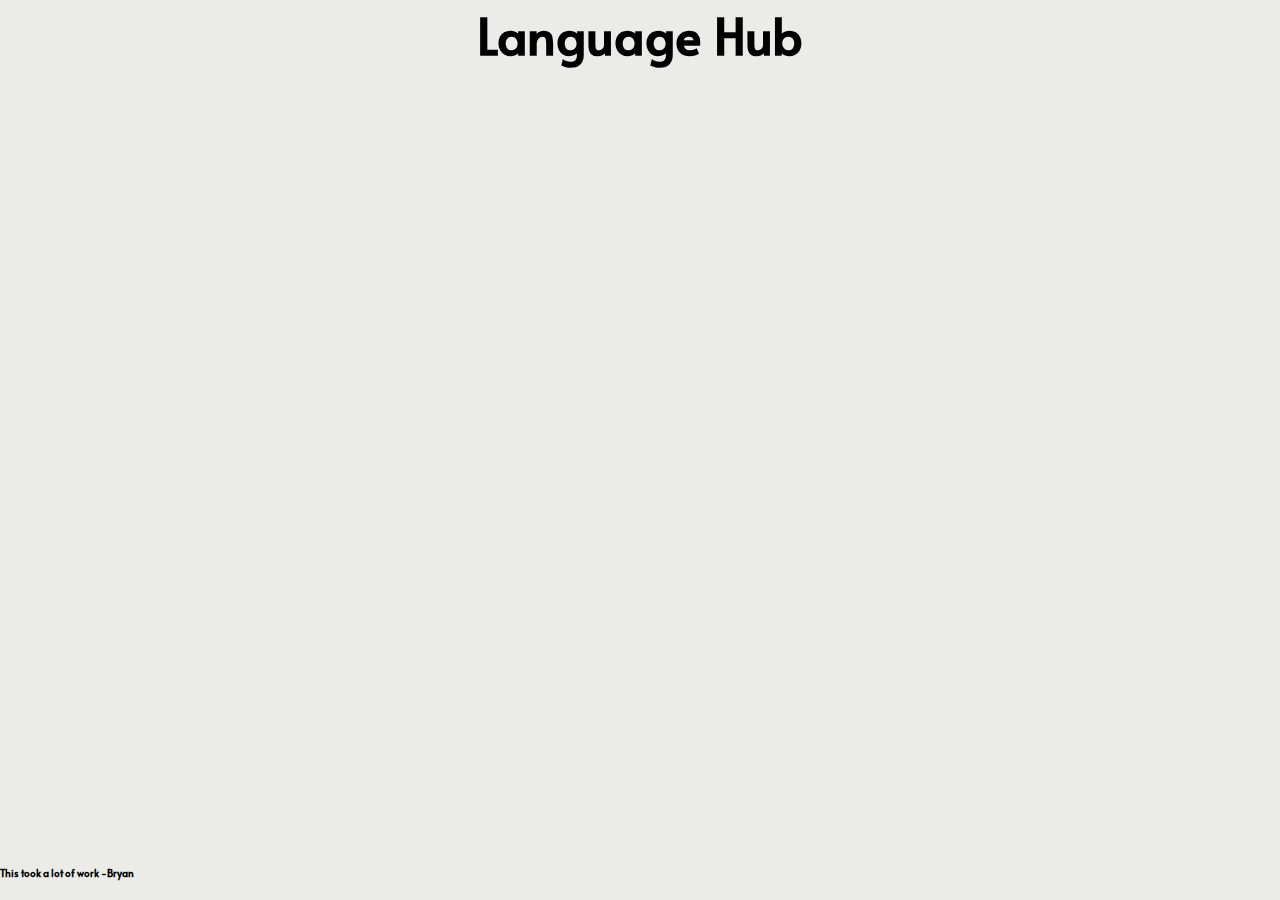
<file: hometrack.html>
<!DOCTYPE html>
<!--[if lt IE 7]>      <html class="no-js lt-ie9 lt-ie8 lt-ie7"> <![endif]-->
<!--[if IE 7]>         <html class="no-js lt-ie9 lt-ie8"> <![endif]-->
<!--[if IE 8]>         <html class="no-js lt-ie9"> <![endif]-->
<!--[if gt IE 8]><!--> <html class="no-js"> <!--<![endif]-->
    <head>
        <meta charset="utf-8">
        <meta http-equiv="X-UA-Compatible" content="IE=edge">
        <title>Input Trac</title>
        <meta name="description" content="">
        <meta name="viewport" content="width=device-width, initial-scale=1">
        <link href="https://fonts.googleapis.com/css2?family=Alata&display=swap" rel="stylesheet">
        <link rel="stylesheet" href="style.css">
        <script type="text/javascript" href="app.js"></script>
        <script src="https://apis.google.com/js/platform.js" async defer></script>


    </head>
    <body>
        <h1 class="title">Language Hub</h1>
            

        <h1 class="footer"> This took a lot of work -Bryan</h1>


    </body>
</html>
</file>
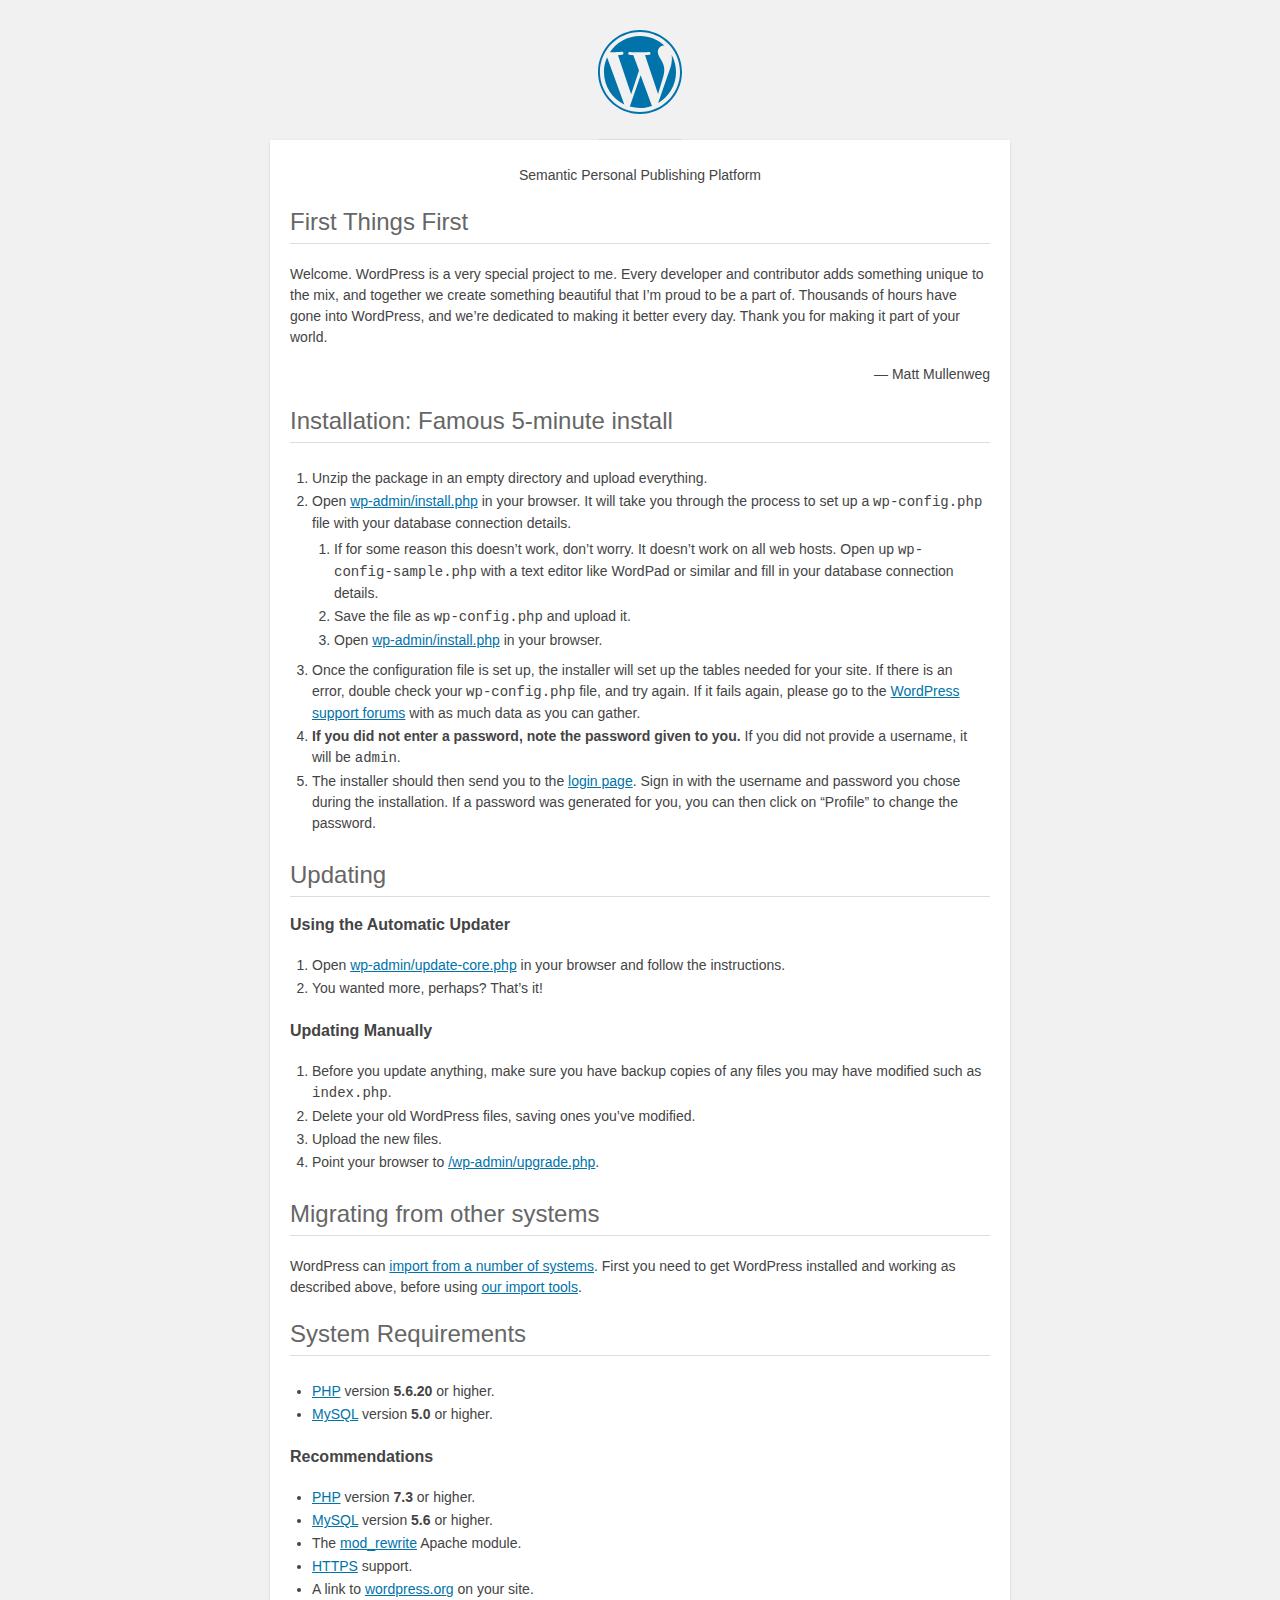
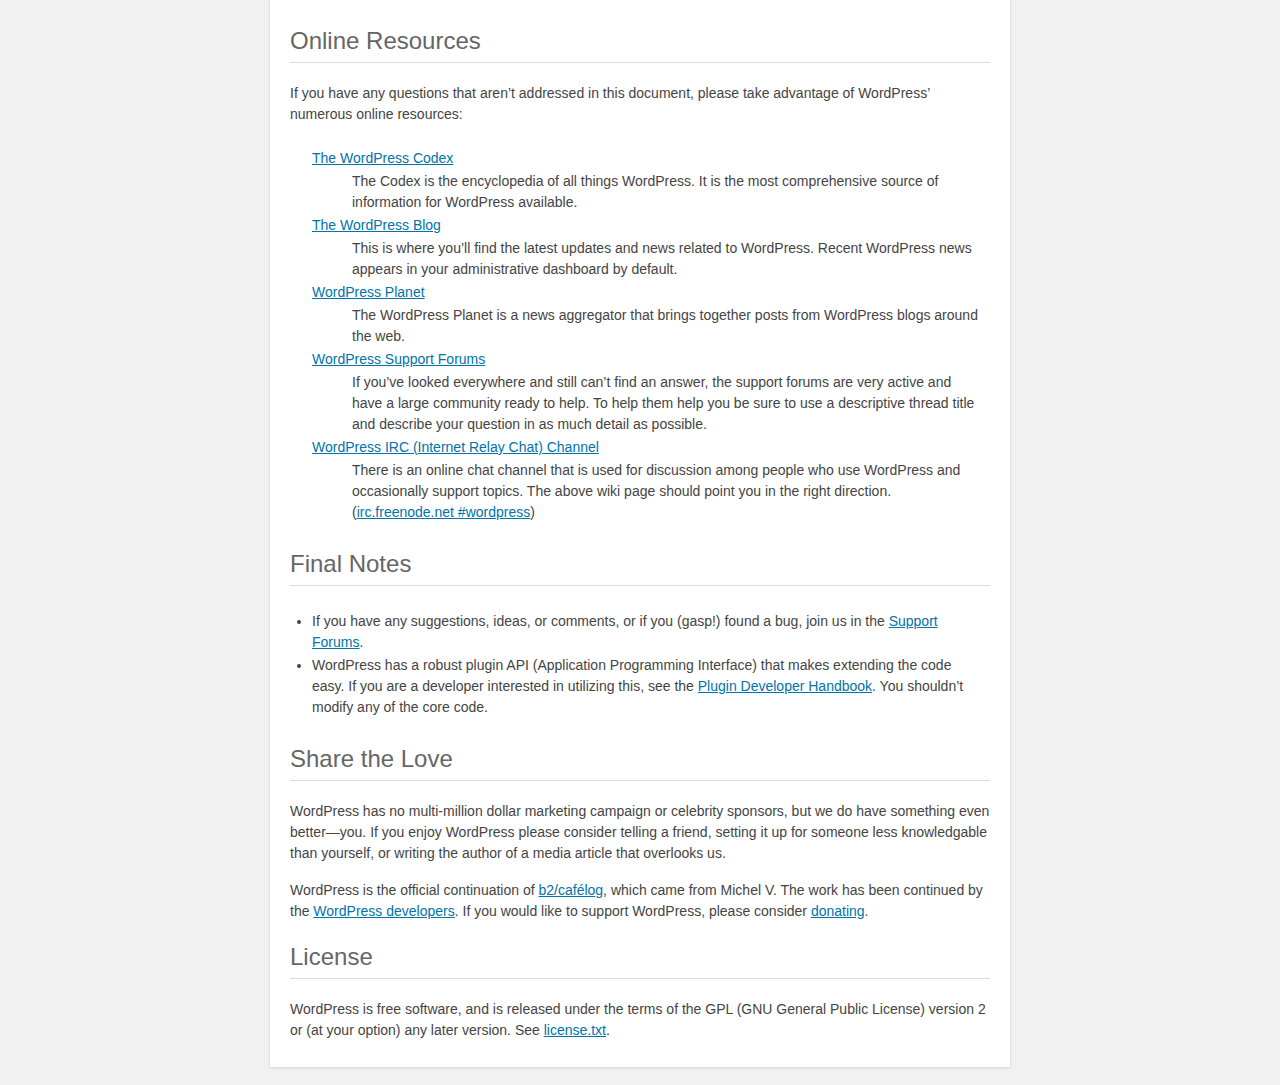
<file: readme.html>
<!DOCTYPE html>
<html lang="en">
<head>
	<meta name="viewport" content="width=device-width" />
	<meta http-equiv="Content-Type" content="text/html; charset=utf-8" />
	<title>WordPress &#8250; ReadMe</title>
	<link rel="stylesheet" href="wp-admin/css/install.css?ver=20100228" type="text/css" />
</head>
<body>
<h1 id="logo">
	<a href="https://wordpress.org/"><img alt="WordPress" src="wp-admin/images/wordpress-logo.png" /></a>
</h1>
<p style="text-align: center">Semantic Personal Publishing Platform</p>

<h2>First Things First</h2>
<p>Welcome. WordPress is a very special project to me. Every developer and contributor adds something unique to the mix, and together we create something beautiful that I&#8217;m proud to be a part of. Thousands of hours have gone into WordPress, and we&#8217;re dedicated to making it better every day. Thank you for making it part of your world.</p>
<p style="text-align: right">&#8212; Matt Mullenweg</p>

<h2>Installation: Famous 5-minute install</h2>
<ol>
	<li>Unzip the package in an empty directory and upload everything.</li>
	<li>Open <span class="file"><a href="wp-admin/install.php">wp-admin/install.php</a></span> in your browser. It will take you through the process to set up a <code>wp-config.php</code> file with your database connection details.
		<ol>
			<li>If for some reason this doesn&#8217;t work, don&#8217;t worry. It doesn&#8217;t work on all web hosts. Open up <code>wp-config-sample.php</code> with a text editor like WordPad or similar and fill in your database connection details.</li>
			<li>Save the file as <code>wp-config.php</code> and upload it.</li>
			<li>Open <span class="file"><a href="wp-admin/install.php">wp-admin/install.php</a></span> in your browser.</li>
		</ol>
	</li>
	<li>Once the configuration file is set up, the installer will set up the tables needed for your site. If there is an error, double check your <code>wp-config.php</code> file, and try again. If it fails again, please go to the <a href="https://wordpress.org/support/forums/">WordPress support forums</a> with as much data as you can gather.</li>
	<li><strong>If you did not enter a password, note the password given to you.</strong> If you did not provide a username, it will be <code>admin</code>.</li>
	<li>The installer should then send you to the <a href="wp-login.php">login page</a>. Sign in with the username and password you chose during the installation. If a password was generated for you, you can then click on &#8220;Profile&#8221; to change the password.</li>
</ol>

<h2>Updating</h2>
<h3>Using the Automatic Updater</h3>
<ol>
	<li>Open <span class="file"><a href="wp-admin/update-core.php">wp-admin/update-core.php</a></span> in your browser and follow the instructions.</li>
	<li>You wanted more, perhaps? That&#8217;s it!</li>
</ol>

<h3>Updating Manually</h3>
<ol>
	<li>Before you update anything, make sure you have backup copies of any files you may have modified such as <code>index.php</code>.</li>
	<li>Delete your old WordPress files, saving ones you&#8217;ve modified.</li>
	<li>Upload the new files.</li>
	<li>Point your browser to <span class="file"><a href="wp-admin/upgrade.php">/wp-admin/upgrade.php</a>.</span></li>
</ol>

<h2>Migrating from other systems</h2>
<p>WordPress can <a href="https://wordpress.org/support/article/importing-content/">import from a number of systems</a>. First you need to get WordPress installed and working as described above, before using <a href="wp-admin/import.php">our import tools</a>.</p>

<h2>System Requirements</h2>
<ul>
	<li><a href="https://secure.php.net/">PHP</a> version <strong>5.6.20</strong> or higher.</li>
	<li><a href="https://www.mysql.com/">MySQL</a> version <strong>5.0</strong> or higher.</li>
</ul>

<h3>Recommendations</h3>
<ul>
	<li><a href="https://secure.php.net/">PHP</a> version <strong>7.3</strong> or higher.</li>
	<li><a href="https://www.mysql.com/">MySQL</a> version <strong>5.6</strong> or higher.</li>
	<li>The <a href="https://httpd.apache.org/docs/2.2/mod/mod_rewrite.html">mod_rewrite</a> Apache module.</li>
	<li><a href="https://wordpress.org/news/2016/12/moving-toward-ssl/">HTTPS</a> support.</li>
	<li>A link to <a href="https://wordpress.org/">wordpress.org</a> on your site.</li>
</ul>

<h2>Online Resources</h2>
<p>If you have any questions that aren&#8217;t addressed in this document, please take advantage of WordPress&#8217; numerous online resources:</p>
<dl>
	<dt><a href="https://codex.wordpress.org/">The WordPress Codex</a></dt>
		<dd>The Codex is the encyclopedia of all things WordPress. It is the most comprehensive source of information for WordPress available.</dd>
	<dt><a href="https://wordpress.org/news/">The WordPress Blog</a></dt>
		<dd>This is where you&#8217;ll find the latest updates and news related to WordPress. Recent WordPress news appears in your administrative dashboard by default.</dd>
	<dt><a href="https://planet.wordpress.org/">WordPress Planet</a></dt>
		<dd>The WordPress Planet is a news aggregator that brings together posts from WordPress blogs around the web.</dd>
	<dt><a href="https://wordpress.org/support/forums/">WordPress Support Forums</a></dt>
		<dd>If you&#8217;ve looked everywhere and still can&#8217;t find an answer, the support forums are very active and have a large community ready to help. To help them help you be sure to use a descriptive thread title and describe your question in as much detail as possible.</dd>
	<dt><a href="https://codex.wordpress.org/IRC">WordPress <abbr>IRC</abbr> (Internet Relay Chat) Channel</a></dt>
		<dd>There is an online chat channel that is used for discussion among people who use WordPress and occasionally support topics. The above wiki page should point you in the right direction. (<a href="irc://irc.freenode.net/wordpress">irc.freenode.net #wordpress</a>)</dd>
</dl>

<h2>Final Notes</h2>
<ul>
	<li>If you have any suggestions, ideas, or comments, or if you (gasp!) found a bug, join us in the <a href="https://wordpress.org/support/forums/">Support Forums</a>.</li>
	<li>WordPress has a robust plugin <abbr>API</abbr> (Application Programming Interface) that makes extending the code easy. If you are a developer interested in utilizing this, see the <a href="https://developer.wordpress.org/plugins/">Plugin Developer Handbook</a>. You shouldn&#8217;t modify any of the core code.</li>
</ul>

<h2>Share the Love</h2>
<p>WordPress has no multi-million dollar marketing campaign or celebrity sponsors, but we do have something even better&#8212;you. If you enjoy WordPress please consider telling a friend, setting it up for someone less knowledgable than yourself, or writing the author of a media article that overlooks us.</p>

<p>WordPress is the official continuation of <a href="http://cafelog.com/">b2/caf&#233;log</a>, which came from Michel V. The work has been continued by the <a href="https://wordpress.org/about/">WordPress developers</a>. If you would like to support WordPress, please consider <a href="https://wordpress.org/donate/">donating</a>.</p>

<h2>License</h2>
<p>WordPress is free software, and is released under the terms of the <abbr>GPL</abbr> (GNU General Public License) version 2 or (at your option) any later version. See <a href="license.txt">license.txt</a>.</p>

</body>
</html>
</file>
<file: flag-icon-css-master/assets/docs.css>
body {
  font-weight: 300;
  -webkit-font-smoothing: antialiased;
}
h1,
h2,
h3,
h4,
h5,
h6 {
  font-weight: 300;
}
.flag-wrapper {
  width: 100%;
  display: inline-block;
  position: relative;
  box-shadow: 0 0 2px black;
  overflow: hidden;
  margin-bottom: 20px;
}
.flag-wrapper:after {
  padding-top: 75%;
  /* ratio */
  display: block;
  content: '';
}
.flag-wrapper .flag {
  position: absolute;
  top: 0;
  bottom: 0;
  right: 0;
  left: 0;
  width: 100%;
  height: 100%;
  background-size: cover;
}
.no-wrap {
  white-space: nowrap;
  margin-bottom: 8px;
  overflow: hidden;
}
.all-flags .flag-icon-background {
  cursor: pointer;
}
.jumbotron {
  position: relative;
  font-size: 16px;
  color: #fff;
  color: rgba(255, 255, 255, 0.75);
  text-align: center;
  border-radius: 0;
  padding-bottom: 80px;
  background: linear-gradient(to right, #0d6632, #f4c01a);
}
.jumbotron h1 {
  margin-bottom: 15px;
  font-weight: 300;
  letter-spacing: -1px;
  color: #fff;
}
.jumbotron iframe {
  width: 100px!important;
  height: 20px!important;
  border: none;
  overflow: hidden;
  margin: 2px;
}
.jumbotron p a,
.jumbotron .jumbotron-links a {
  font-weight: 500;
  color: #fff;
}
.jumbotron .jumbotron-links {
  margin-top: 15px;
  margin-bottom: 0;
  padding-left: 0;
  list-style: none;
  font-size: 14px;
}
.jumbotron .jumbotron-links li {
  display: inline;
}
.jumbotron .jumbotron-links li + li {
  margin-left: 20px;
}
.jumbotron .bottom {
  position: absolute;
  bottom: 0;
  left: 0;
  right: 0;
  padding: 18px;
  background-color: rgba(0, 0, 0, 0.2);
}
.btn-outline {
  margin-top: 15px;
  margin-bottom: 15px;
  padding: 18px 24px;
  font-size: inherit;
  font-weight: 500;
  color: #fff;
  /* redeclare to override the `.jumbotron a` */
  background-color: transparent;
  border-color: #fff;
  border-color: rgba(255, 255, 255, 0.5);
  transition: all 0.1s ease-in-out;
}
.btn-outline:hover,
.btn-outline:active {
  color: #0d6632;
  background-color: #fff;
  border-color: #fff;
}
.how-to {
  padding: 20px;
}
.how-to h2 {
  text-align: center;
}
.how-to li {
  font-size: 21px;
  line-height: 1.7;
  margin-top: 20px;
}
.how-to li p {
  font-size: 16px;
  color: #555;
}
.how-to code {
  font-size: 85%;
  word-wrap: break-word;
  white-space: normal;
}
footer {
  text-align: center;
  opacity: 0.8;
  padding: 50px;
  background: linear-gradient(to right, #f4c01a, #0d6632);
}
footer a {
  color: #fff;
}
footer a:hover {
  color: #fff;
}
.links {
  margin: 0;
  list-style: none;
  padding-left: 0;
}
.links li {
  display: inline;
  padding: 0 10px;
}
</file>
<file: flag-icon-css-master/css/flag-icon.css>
.flag-icon-background {
  background-size: contain;
  background-position: 50%;
  background-repeat: no-repeat;
}
.flag-icon {
  background-size: contain;
  background-position: 50%;
  background-repeat: no-repeat;
  position: relative;
  display: inline-block;
  width: 1.33333333em;
  line-height: 1em;
}
.flag-icon:before {
  content: "\00a0";
}
.flag-icon.flag-icon-squared {
  width: 1em;
}
.flag-icon-ad {
  background-image: url(../flags/4x3/ad.svg);
}
.flag-icon-ad.flag-icon-squared {
  background-image: url(../flags/1x1/ad.svg);
}
.flag-icon-ae {
  background-image: url(../flags/4x3/ae.svg);
}
.flag-icon-ae.flag-icon-squared {
  background-image: url(../flags/1x1/ae.svg);
}
.flag-icon-af {
  background-image: url(../flags/4x3/af.svg);
}
.flag-icon-af.flag-icon-squared {
  background-image: url(../flags/1x1/af.svg);
}
.flag-icon-ag {
  background-image: url(../flags/4x3/ag.svg);
}
.flag-icon-ag.flag-icon-squared {
  background-image: url(../flags/1x1/ag.svg);
}
.flag-icon-ai {
  background-image: url(../flags/4x3/ai.svg);
}
.flag-icon-ai.flag-icon-squared {
  background-image: url(../flags/1x1/ai.svg);
}
.flag-icon-al {
  background-image: url(../flags/4x3/al.svg);
}
.flag-icon-al.flag-icon-squared {
  background-image: url(../flags/1x1/al.svg);
}
.flag-icon-am {
  background-image: url(../flags/4x3/am.svg);
}
.flag-icon-am.flag-icon-squared {
  background-image: url(../flags/1x1/am.svg);
}
.flag-icon-ao {
  background-image: url(../flags/4x3/ao.svg);
}
.flag-icon-ao.flag-icon-squared {
  background-image: url(../flags/1x1/ao.svg);
}
.flag-icon-aq {
  background-image: url(../flags/4x3/aq.svg);
}
.flag-icon-aq.flag-icon-squared {
  background-image: url(../flags/1x1/aq.svg);
}
.flag-icon-ar {
  background-image: url(../flags/4x3/ar.svg);
}
.flag-icon-ar.flag-icon-squared {
  background-image: url(../flags/1x1/ar.svg);
}
.flag-icon-as {
  background-image: url(../flags/4x3/as.svg);
}
.flag-icon-as.flag-icon-squared {
  background-image: url(../flags/1x1/as.svg);
}
.flag-icon-at {
  background-image: url(../flags/4x3/at.svg);
}
.flag-icon-at.flag-icon-squared {
  background-image: url(../flags/1x1/at.svg);
}
.flag-icon-au {
  background-image: url(../flags/4x3/au.svg);
}
.flag-icon-au.flag-icon-squared {
  background-image: url(../flags/1x1/au.svg);
}
.flag-icon-aw {
  background-image: url(../flags/4x3/aw.svg);
}
.flag-icon-aw.flag-icon-squared {
  background-image: url(../flags/1x1/aw.svg);
}
.flag-icon-ax {
  background-image: url(../flags/4x3/ax.svg);
}
.flag-icon-ax.flag-icon-squared {
  background-image: url(../flags/1x1/ax.svg);
}
.flag-icon-az {
  background-image: url(../flags/4x3/az.svg);
}
.flag-icon-az.flag-icon-squared {
  background-image: url(../flags/1x1/az.svg);
}
.flag-icon-ba {
  background-image: url(../flags/4x3/ba.svg);
}
.flag-icon-ba.flag-icon-squared {
  background-image: url(../flags/1x1/ba.svg);
}
.flag-icon-bb {
  background-image: url(../flags/4x3/bb.svg);
}
.flag-icon-bb.flag-icon-squared {
  background-image: url(../flags/1x1/bb.svg);
}
.flag-icon-bd {
  background-image: url(../flags/4x3/bd.svg);
}
.flag-icon-bd.flag-icon-squared {
  background-image: url(../flags/1x1/bd.svg);
}
.flag-icon-be {
  background-image: url(../flags/4x3/be.svg);
}
.flag-icon-be.flag-icon-squared {
  background-image: url(../flags/1x1/be.svg);
}
.flag-icon-bf {
  background-image: url(../flags/4x3/bf.svg);
}
.flag-icon-bf.flag-icon-squared {
  background-image: url(../flags/1x1/bf.svg);
}
.flag-icon-bg {
  background-image: url(../flags/4x3/bg.svg);
}
.flag-icon-bg.flag-icon-squared {
  background-image: url(../flags/1x1/bg.svg);
}
.flag-icon-bh {
  background-image: url(../flags/4x3/bh.svg);
}
.flag-icon-bh.flag-icon-squared {
  background-image: url(../flags/1x1/bh.svg);
}
.flag-icon-bi {
  background-image: url(../flags/4x3/bi.svg);
}
.flag-icon-bi.flag-icon-squared {
  background-image: url(../flags/1x1/bi.svg);
}
.flag-icon-bj {
  background-image: url(../flags/4x3/bj.svg);
}
.flag-icon-bj.flag-icon-squared {
  background-image: url(../flags/1x1/bj.svg);
}
.flag-icon-bl {
  background-image: url(../flags/4x3/bl.svg);
}
.flag-icon-bl.flag-icon-squared {
  background-image: url(../flags/1x1/bl.svg);
}
.flag-icon-bm {
  background-image: url(../flags/4x3/bm.svg);
}
.flag-icon-bm.flag-icon-squared {
  background-image: url(../flags/1x1/bm.svg);
}
.flag-icon-bn {
  background-image: url(../flags/4x3/bn.svg);
}
.flag-icon-bn.flag-icon-squared {
  background-image: url(../flags/1x1/bn.svg);
}
.flag-icon-bo {
  background-image: url(../flags/4x3/bo.svg);
}
.flag-icon-bo.flag-icon-squared {
  background-image: url(../flags/1x1/bo.svg);
}
.flag-icon-bq {
  background-image: url(../flags/4x3/bq.svg);
}
.flag-icon-bq.flag-icon-squared {
  background-image: url(../flags/1x1/bq.svg);
}
.flag-icon-br {
  background-image: url(../flags/4x3/br.svg);
}
.flag-icon-br.flag-icon-squared {
  background-image: url(../flags/1x1/br.svg);
}
.flag-icon-bs {
  background-image: url(../flags/4x3/bs.svg);
}
.flag-icon-bs.flag-icon-squared {
  background-image: url(../flags/1x1/bs.svg);
}
.flag-icon-bt {
  background-image: url(../flags/4x3/bt.svg);
}
.flag-icon-bt.flag-icon-squared {
  background-image: url(../flags/1x1/bt.svg);
}
.flag-icon-bv {
  background-image: url(../flags/4x3/bv.svg);
}
.flag-icon-bv.flag-icon-squared {
  background-image: url(../flags/1x1/bv.svg);
}
.flag-icon-bw {
  background-image: url(../flags/4x3/bw.svg);
}
.flag-icon-bw.flag-icon-squared {
  background-image: url(../flags/1x1/bw.svg);
}
.flag-icon-by {
  background-image: url(../flags/4x3/by.svg);
}
.flag-icon-by.flag-icon-squared {
  background-image: url(../flags/1x1/by.svg);
}
.flag-icon-bz {
  background-image: url(../flags/4x3/bz.svg);
}
.flag-icon-bz.flag-icon-squared {
  background-image: url(../flags/1x1/bz.svg);
}
.flag-icon-ca {
  background-image: url(../flags/4x3/ca.svg);
}
.flag-icon-ca.flag-icon-squared {
  background-image: url(../flags/1x1/ca.svg);
}
.flag-icon-cc {
  background-image: url(../flags/4x3/cc.svg);
}
.flag-icon-cc.flag-icon-squared {
  background-image: url(../flags/1x1/cc.svg);
}
.flag-icon-cd {
  background-image: url(../flags/4x3/cd.svg);
}
.flag-icon-cd.flag-icon-squared {
  background-image: url(../flags/1x1/cd.svg);
}
.flag-icon-cf {
  background-image: url(../flags/4x3/cf.svg);
}
.flag-icon-cf.flag-icon-squared {
  background-image: url(../flags/1x1/cf.svg);
}
.flag-icon-cg {
  background-image: url(../flags/4x3/cg.svg);
}
.flag-icon-cg.flag-icon-squared {
  background-image: url(../flags/1x1/cg.svg);
}
.flag-icon-ch {
  background-image: url(../flags/4x3/ch.svg);
}
.flag-icon-ch.flag-icon-squared {
  background-image: url(../flags/1x1/ch.svg);
}
.flag-icon-ci {
  background-image: url(../flags/4x3/ci.svg);
}
.flag-icon-ci.flag-icon-squared {
  background-image: url(../flags/1x1/ci.svg);
}
.flag-icon-ck {
  background-image: url(../flags/4x3/ck.svg);
}
.flag-icon-ck.flag-icon-squared {
  background-image: url(../flags/1x1/ck.svg);
}
.flag-icon-cl {
  background-image: url(../flags/4x3/cl.svg);
}
.flag-icon-cl.flag-icon-squared {
  background-image: url(../flags/1x1/cl.svg);
}
.flag-icon-cm {
  background-image: url(../flags/4x3/cm.svg);
}
.flag-icon-cm.flag-icon-squared {
  background-image: url(../flags/1x1/cm.svg);
}
.flag-icon-cn {
  background-image: url(../flags/4x3/cn.svg);
}
.flag-icon-cn.flag-icon-squared {
  background-image: url(../flags/1x1/cn.svg);
}
.flag-icon-co {
  background-image: url(../flags/4x3/co.svg);
}
.flag-icon-co.flag-icon-squared {
  background-image: url(../flags/1x1/co.svg);
}
.flag-icon-cr {
  background-image: url(../flags/4x3/cr.svg);
}
.flag-icon-cr.flag-icon-squared {
  background-image: url(../flags/1x1/cr.svg);
}
.flag-icon-cu {
  background-image: url(../flags/4x3/cu.svg);
}
.flag-icon-cu.flag-icon-squared {
  background-image: url(../flags/1x1/cu.svg);
}
.flag-icon-cv {
  background-image: url(../flags/4x3/cv.svg);
}
.flag-icon-cv.flag-icon-squared {
  background-image: url(../flags/1x1/cv.svg);
}
.flag-icon-cw {
  background-image: url(../flags/4x3/cw.svg);
}
.flag-icon-cw.flag-icon-squared {
  background-image: url(../flags/1x1/cw.svg);
}
.flag-icon-cx {
  background-image: url(../flags/4x3/cx.svg);
}
.flag-icon-cx.flag-icon-squared {
  background-image: url(../flags/1x1/cx.svg);
}
.flag-icon-cy {
  background-image: url(../flags/4x3/cy.svg);
}
.flag-icon-cy.flag-icon-squared {
  background-image: url(../flags/1x1/cy.svg);
}
.flag-icon-cz {
  background-image: url(../flags/4x3/cz.svg);
}
.flag-icon-cz.flag-icon-squared {
  background-image: url(../flags/1x1/cz.svg);
}
.flag-icon-de {
  background-image: url(../flags/4x3/de.svg);
}
.flag-icon-de.flag-icon-squared {
  background-image: url(../flags/1x1/de.svg);
}
.flag-icon-dj {
  background-image: url(../flags/4x3/dj.svg);
}
.flag-icon-dj.flag-icon-squared {
  background-image: url(../flags/1x1/dj.svg);
}
.flag-icon-dk {
  background-image: url(../flags/4x3/dk.svg);
}
.flag-icon-dk.flag-icon-squared {
  background-image: url(../flags/1x1/dk.svg);
}
.flag-icon-dm {
  background-image: url(../flags/4x3/dm.svg);
}
.flag-icon-dm.flag-icon-squared {
  background-image: url(../flags/1x1/dm.svg);
}
.flag-icon-do {
  background-image: url(../flags/4x3/do.svg);
}
.flag-icon-do.flag-icon-squared {
  background-image: url(../flags/1x1/do.svg);
}
.flag-icon-dz {
  background-image: url(../flags/4x3/dz.svg);
}
.flag-icon-dz.flag-icon-squared {
  background-image: url(../flags/1x1/dz.svg);
}
.flag-icon-ec {
  background-image: url(../flags/4x3/ec.svg);
}
.flag-icon-ec.flag-icon-squared {
  background-image: url(../flags/1x1/ec.svg);
}
.flag-icon-ee {
  background-image: url(../flags/4x3/ee.svg);
}
.flag-icon-ee.flag-icon-squared {
  background-image: url(../flags/1x1/ee.svg);
}
.flag-icon-eg {
  background-image: url(../flags/4x3/eg.svg);
}
.flag-icon-eg.flag-icon-squared {
  background-image: url(../flags/1x1/eg.svg);
}
.flag-icon-eh {
  background-image: url(../flags/4x3/eh.svg);
}
.flag-icon-eh.flag-icon-squared {
  background-image: url(../flags/1x1/eh.svg);
}
.flag-icon-er {
  background-image: url(../flags/4x3/er.svg);
}
.flag-icon-er.flag-icon-squared {
  background-image: url(../flags/1x1/er.svg);
}
.flag-icon-es {
  background-image: url(../flags/4x3/es.svg);
}
.flag-icon-es.flag-icon-squared {
  background-image: url(../flags/1x1/es.svg);
}
.flag-icon-et {
  background-image: url(../flags/4x3/et.svg);
}
.flag-icon-et.flag-icon-squared {
  background-image: url(../flags/1x1/et.svg);
}
.flag-icon-fi {
  background-image: url(../flags/4x3/fi.svg);
}
.flag-icon-fi.flag-icon-squared {
  background-image: url(../flags/1x1/fi.svg);
}
.flag-icon-fj {
  background-image: url(../flags/4x3/fj.svg);
}
.flag-icon-fj.flag-icon-squared {
  background-image: url(../flags/1x1/fj.svg);
}
.flag-icon-fk {
  background-image: url(../flags/4x3/fk.svg);
}
.flag-icon-fk.flag-icon-squared {
  background-image: url(../flags/1x1/fk.svg);
}
.flag-icon-fm {
  background-image: url(../flags/4x3/fm.svg);
}
.flag-icon-fm.flag-icon-squared {
  background-image: url(../flags/1x1/fm.svg);
}
.flag-icon-fo {
  background-image: url(../flags/4x3/fo.svg);
}
.flag-icon-fo.flag-icon-squared {
  background-image: url(../flags/1x1/fo.svg);
}
.flag-icon-fr {
  background-image: url(../flags/4x3/fr.svg);
}
.flag-icon-fr.flag-icon-squared {
  background-image: url(../flags/1x1/fr.svg);
}
.flag-icon-ga {
  background-image: url(../flags/4x3/ga.svg);
}
.flag-icon-ga.flag-icon-squared {
  background-image: url(../flags/1x1/ga.svg);
}
.flag-icon-gb {
  background-image: url(../flags/4x3/gb.svg);
}
.flag-icon-gb.flag-icon-squared {
  background-image: url(../flags/1x1/gb.svg);
}
.flag-icon-gd {
  background-image: url(../flags/4x3/gd.svg);
}
.flag-icon-gd.flag-icon-squared {
  background-image: url(../flags/1x1/gd.svg);
}
.flag-icon-ge {
  background-image: url(../flags/4x3/ge.svg);
}
.flag-icon-ge.flag-icon-squared {
  background-image: url(../flags/1x1/ge.svg);
}
.flag-icon-gf {
  background-image: url(../flags/4x3/gf.svg);
}
.flag-icon-gf.flag-icon-squared {
  background-image: url(../flags/1x1/gf.svg);
}
.flag-icon-gg {
  background-image: url(../flags/4x3/gg.svg);
}
.flag-icon-gg.flag-icon-squared {
  background-image: url(../flags/1x1/gg.svg);
}
.flag-icon-gh {
  background-image: url(../flags/4x3/gh.svg);
}
.flag-icon-gh.flag-icon-squared {
  background-image: url(../flags/1x1/gh.svg);
}
.flag-icon-gi {
  background-image: url(../flags/4x3/gi.svg);
}
.flag-icon-gi.flag-icon-squared {
  background-image: url(../flags/1x1/gi.svg);
}
.flag-icon-gl {
  background-image: url(../flags/4x3/gl.svg);
}
.flag-icon-gl.flag-icon-squared {
  background-image: url(../flags/1x1/gl.svg);
}
.flag-icon-gm {
  background-image: url(../flags/4x3/gm.svg);
}
.flag-icon-gm.flag-icon-squared {
  background-image: url(../flags/1x1/gm.svg);
}
.flag-icon-gn {
  background-image: url(../flags/4x3/gn.svg);
}
.flag-icon-gn.flag-icon-squared {
  background-image: url(../flags/1x1/gn.svg);
}
.flag-icon-gp {
  background-image: url(../flags/4x3/gp.svg);
}
.flag-icon-gp.flag-icon-squared {
  background-image: url(../flags/1x1/gp.svg);
}
.flag-icon-gq {
  background-image: url(../flags/4x3/gq.svg);
}
.flag-icon-gq.flag-icon-squared {
  background-image: url(../flags/1x1/gq.svg);
}
.flag-icon-gr {
  background-image: url(../flags/4x3/gr.svg);
}
.flag-icon-gr.flag-icon-squared {
  background-image: url(../flags/1x1/gr.svg);
}
.flag-icon-gs {
  background-image: url(../flags/4x3/gs.svg);
}
.flag-icon-gs.flag-icon-squared {
  background-image: url(../flags/1x1/gs.svg);
}
.flag-icon-gt {
  background-image: url(../flags/4x3/gt.svg);
}
.flag-icon-gt.flag-icon-squared {
  background-image: url(../flags/1x1/gt.svg);
}
.flag-icon-gu {
  background-image: url(../flags/4x3/gu.svg);
}
.flag-icon-gu.flag-icon-squared {
  background-image: url(../flags/1x1/gu.svg);
}
.flag-icon-gw {
  background-image: url(../flags/4x3/gw.svg);
}
.flag-icon-gw.flag-icon-squared {
  background-image: url(../flags/1x1/gw.svg);
}
.flag-icon-gy {
  background-image: url(../flags/4x3/gy.svg);
}
.flag-icon-gy.flag-icon-squared {
  background-image: url(../flags/1x1/gy.svg);
}
.flag-icon-hk {
  background-image: url(../flags/4x3/hk.svg);
}
.flag-icon-hk.flag-icon-squared {
  background-image: url(../flags/1x1/hk.svg);
}
.flag-icon-hm {
  background-image: url(../flags/4x3/hm.svg);
}
.flag-icon-hm.flag-icon-squared {
  background-image: url(../flags/1x1/hm.svg);
}
.flag-icon-hn {
  background-image: url(../flags/4x3/hn.svg);
}
.flag-icon-hn.flag-icon-squared {
  background-image: url(../flags/1x1/hn.svg);
}
.flag-icon-hr {
  background-image: url(../flags/4x3/hr.svg);
}
.flag-icon-hr.flag-icon-squared {
  background-image: url(../flags/1x1/hr.svg);
}
.flag-icon-ht {
  background-image: url(../flags/4x3/ht.svg);
}
.flag-icon-ht.flag-icon-squared {
  background-image: url(../flags/1x1/ht.svg);
}
.flag-icon-hu {
  background-image: url(../flags/4x3/hu.svg);
}
.flag-icon-hu.flag-icon-squared {
  background-image: url(../flags/1x1/hu.svg);
}
.flag-icon-id {
  background-image: url(../flags/4x3/id.svg);
}
.flag-icon-id.flag-icon-squared {
  background-image: url(../flags/1x1/id.svg);
}
.flag-icon-ie {
  background-image: url(../flags/4x3/ie.svg);
}
.flag-icon-ie.flag-icon-squared {
  background-image: url(../flags/1x1/ie.svg);
}
.flag-icon-il {
  background-image: url(../flags/4x3/il.svg);
}
.flag-icon-il.flag-icon-squared {
  background-image: url(../flags/1x1/il.svg);
}
.flag-icon-im {
  background-image: url(../flags/4x3/im.svg);
}
.flag-icon-im.flag-icon-squared {
  background-image: url(../flags/1x1/im.svg);
}
.flag-icon-in {
  background-image: url(../flags/4x3/in.svg);
}
.flag-icon-in.flag-icon-squared {
  background-image: url(../flags/1x1/in.svg);
}
.flag-icon-io {
  background-image: url(../flags/4x3/io.svg);
}
.flag-icon-io.flag-icon-squared {
  background-image: url(../flags/1x1/io.svg);
}
.flag-icon-iq {
  background-image: url(../flags/4x3/iq.svg);
}
.flag-icon-iq.flag-icon-squared {
  background-image: url(../flags/1x1/iq.svg);
}
.flag-icon-ir {
  background-image: url(../flags/4x3/ir.svg);
}
.flag-icon-ir.flag-icon-squared {
  background-image: url(../flags/1x1/ir.svg);
}
.flag-icon-is {
  background-image: url(../flags/4x3/is.svg);
}
.flag-icon-is.flag-icon-squared {
  background-image: url(../flags/1x1/is.svg);
}
.flag-icon-it {
  background-image: url(../flags/4x3/it.svg);
}
.flag-icon-it.flag-icon-squared {
  background-image: url(../flags/1x1/it.svg);
}
.flag-icon-je {
  background-image: url(../flags/4x3/je.svg);
}
.flag-icon-je.flag-icon-squared {
  background-image: url(../flags/1x1/je.svg);
}
.flag-icon-jm {
  background-image: url(../flags/4x3/jm.svg);
}
.flag-icon-jm.flag-icon-squared {
  background-image: url(../flags/1x1/jm.svg);
}
.flag-icon-jo {
  background-image: url(../flags/4x3/jo.svg);
}
.flag-icon-jo.flag-icon-squared {
  background-image: url(../flags/1x1/jo.svg);
}
.flag-icon-jp {
  background-image: url(../flags/4x3/jp.svg);
}
.flag-icon-jp.flag-icon-squared {
  background-image: url(../flags/1x1/jp.svg);
}
.flag-icon-ke {
  background-image: url(../flags/4x3/ke.svg);
}
.flag-icon-ke.flag-icon-squared {
  background-image: url(../flags/1x1/ke.svg);
}
.flag-icon-kg {
  background-image: url(../flags/4x3/kg.svg);
}
.flag-icon-kg.flag-icon-squared {
  background-image: url(../flags/1x1/kg.svg);
}
.flag-icon-kh {
  background-image: url(../flags/4x3/kh.svg);
}
.flag-icon-kh.flag-icon-squared {
  background-image: url(../flags/1x1/kh.svg);
}
.flag-icon-ki {
  background-image: url(../flags/4x3/ki.svg);
}
.flag-icon-ki.flag-icon-squared {
  background-image: url(../flags/1x1/ki.svg);
}
.flag-icon-km {
  background-image: url(../flags/4x3/km.svg);
}
.flag-icon-km.flag-icon-squared {
  background-image: url(../flags/1x1/km.svg);
}
.flag-icon-kn {
  background-image: url(../flags/4x3/kn.svg);
}
.flag-icon-kn.flag-icon-squared {
  background-image: url(../flags/1x1/kn.svg);
}
.flag-icon-kp {
  background-image: url(../flags/4x3/kp.svg);
}
.flag-icon-kp.flag-icon-squared {
  background-image: url(../flags/1x1/kp.svg);
}
.flag-icon-kr {
  background-image: url(../flags/4x3/kr.svg);
}
.flag-icon-kr.flag-icon-squared {
  background-image: url(../flags/1x1/kr.svg);
}
.flag-icon-kw {
  background-image: url(../flags/4x3/kw.svg);
}
.flag-icon-kw.flag-icon-squared {
  background-image: url(../flags/1x1/kw.svg);
}
.flag-icon-ky {
  background-image: url(../flags/4x3/ky.svg);
}
.flag-icon-ky.flag-icon-squared {
  background-image: url(../flags/1x1/ky.svg);
}
.flag-icon-kz {
  background-image: url(../flags/4x3/kz.svg);
}
.flag-icon-kz.flag-icon-squared {
  background-image: url(../flags/1x1/kz.svg);
}
.flag-icon-la {
  background-image: url(../flags/4x3/la.svg);
}
.flag-icon-la.flag-icon-squared {
  background-image: url(../flags/1x1/la.svg);
}
.flag-icon-lb {
  background-image: url(../flags/4x3/lb.svg);
}
.flag-icon-lb.flag-icon-squared {
  background-image: url(../flags/1x1/lb.svg);
}
.flag-icon-lc {
  background-image: url(../flags/4x3/lc.svg);
}
.flag-icon-lc.flag-icon-squared {
  background-image: url(../flags/1x1/lc.svg);
}
.flag-icon-li {
  background-image: url(../flags/4x3/li.svg);
}
.flag-icon-li.flag-icon-squared {
  background-image: url(../flags/1x1/li.svg);
}
.flag-icon-lk {
  background-image: url(../flags/4x3/lk.svg);
}
.flag-icon-lk.flag-icon-squared {
  background-image: url(../flags/1x1/lk.svg);
}
.flag-icon-lr {
  background-image: url(../flags/4x3/lr.svg);
}
.flag-icon-lr.flag-icon-squared {
  background-image: url(../flags/1x1/lr.svg);
}
.flag-icon-ls {
  background-image: url(../flags/4x3/ls.svg);
}
.flag-icon-ls.flag-icon-squared {
  background-image: url(../flags/1x1/ls.svg);
}
.flag-icon-lt {
  background-image: url(../flags/4x3/lt.svg);
}
.flag-icon-lt.flag-icon-squared {
  background-image: url(../flags/1x1/lt.svg);
}
.flag-icon-lu {
  background-image: url(../flags/4x3/lu.svg);
}
.flag-icon-lu.flag-icon-squared {
  background-image: url(../flags/1x1/lu.svg);
}
.flag-icon-lv {
  background-image: url(../flags/4x3/lv.svg);
}
.flag-icon-lv.flag-icon-squared {
  background-image: url(../flags/1x1/lv.svg);
}
.flag-icon-ly {
  background-image: url(../flags/4x3/ly.svg);
}
.flag-icon-ly.flag-icon-squared {
  background-image: url(../flags/1x1/ly.svg);
}
.flag-icon-ma {
  background-image: url(../flags/4x3/ma.svg);
}
.flag-icon-ma.flag-icon-squared {
  background-image: url(../flags/1x1/ma.svg);
}
.flag-icon-mc {
  background-image: url(../flags/4x3/mc.svg);
}
.flag-icon-mc.flag-icon-squared {
  background-image: url(../flags/1x1/mc.svg);
}
.flag-icon-md {
  background-image: url(../flags/4x3/md.svg);
}
.flag-icon-md.flag-icon-squared {
  background-image: url(../flags/1x1/md.svg);
}
.flag-icon-me {
  background-image: url(../flags/4x3/me.svg);
}
.flag-icon-me.flag-icon-squared {
  background-image: url(../flags/1x1/me.svg);
}
.flag-icon-mf {
  background-image: url(../flags/4x3/mf.svg);
}
.flag-icon-mf.flag-icon-squared {
  background-image: url(../flags/1x1/mf.svg);
}
.flag-icon-mg {
  background-image: url(../flags/4x3/mg.svg);
}
.flag-icon-mg.flag-icon-squared {
  background-image: url(../flags/1x1/mg.svg);
}
.flag-icon-mh {
  background-image: url(../flags/4x3/mh.svg);
}
.flag-icon-mh.flag-icon-squared {
  background-image: url(../flags/1x1/mh.svg);
}
.flag-icon-mk {
  background-image: url(../flags/4x3/mk.svg);
}
.flag-icon-mk.flag-icon-squared {
  background-image: url(../flags/1x1/mk.svg);
}
.flag-icon-ml {
  background-image: url(../flags/4x3/ml.svg);
}
.flag-icon-ml.flag-icon-squared {
  background-image: url(../flags/1x1/ml.svg);
}
.flag-icon-mm {
  background-image: url(../flags/4x3/mm.svg);
}
.flag-icon-mm.flag-icon-squared {
  background-image: url(../flags/1x1/mm.svg);
}
.flag-icon-mn {
  background-image: url(../flags/4x3/mn.svg);
}
.flag-icon-mn.flag-icon-squared {
  background-image: url(../flags/1x1/mn.svg);
}
.flag-icon-mo {
  background-image: url(../flags/4x3/mo.svg);
}
.flag-icon-mo.flag-icon-squared {
  background-image: url(../flags/1x1/mo.svg);
}
.flag-icon-mp {
  background-image: url(../flags/4x3/mp.svg);
}
.flag-icon-mp.flag-icon-squared {
  background-image: url(../flags/1x1/mp.svg);
}
.flag-icon-mq {
  background-image: url(../flags/4x3/mq.svg);
}
.flag-icon-mq.flag-icon-squared {
  background-image: url(../flags/1x1/mq.svg);
}
.flag-icon-mr {
  background-image: url(../flags/4x3/mr.svg);
}
.flag-icon-mr.flag-icon-squared {
  background-image: url(../flags/1x1/mr.svg);
}
.flag-icon-ms {
  background-image: url(../flags/4x3/ms.svg);
}
.flag-icon-ms.flag-icon-squared {
  background-image: url(../flags/1x1/ms.svg);
}
.flag-icon-mt {
  background-image: url(../flags/4x3/mt.svg);
}
.flag-icon-mt.flag-icon-squared {
  background-image: url(../flags/1x1/mt.svg);
}
.flag-icon-mu {
  background-image: url(../flags/4x3/mu.svg);
}
.flag-icon-mu.flag-icon-squared {
  background-image: url(../flags/1x1/mu.svg);
}
.flag-icon-mv {
  background-image: url(../flags/4x3/mv.svg);
}
.flag-icon-mv.flag-icon-squared {
  background-image: url(../flags/1x1/mv.svg);
}
.flag-icon-mw {
  background-image: url(../flags/4x3/mw.svg);
}
.flag-icon-mw.flag-icon-squared {
  background-image: url(../flags/1x1/mw.svg);
}
.flag-icon-mx {
  background-image: url(../flags/4x3/mx.svg);
}
.flag-icon-mx.flag-icon-squared {
  background-image: url(../flags/1x1/mx.svg);
}
.flag-icon-my {
  background-image: url(../flags/4x3/my.svg);
}
.flag-icon-my.flag-icon-squared {
  background-image: url(../flags/1x1/my.svg);
}
.flag-icon-mz {
  background-image: url(../flags/4x3/mz.svg);
}
.flag-icon-mz.flag-icon-squared {
  background-image: url(../flags/1x1/mz.svg);
}
.flag-icon-na {
  background-image: url(../flags/4x3/na.svg);
}
.flag-icon-na.flag-icon-squared {
  background-image: url(../flags/1x1/na.svg);
}
.flag-icon-nc {
  background-image: url(../flags/4x3/nc.svg);
}
.flag-icon-nc.flag-icon-squared {
  background-image: url(../flags/1x1/nc.svg);
}
.flag-icon-ne {
  background-image: url(../flags/4x3/ne.svg);
}
.flag-icon-ne.flag-icon-squared {
  background-image: url(../flags/1x1/ne.svg);
}
.flag-icon-nf {
  background-image: url(../flags/4x3/nf.svg);
}
.flag-icon-nf.flag-icon-squared {
  background-image: url(../flags/1x1/nf.svg);
}
.flag-icon-ng {
  background-image: url(../flags/4x3/ng.svg);
}
.flag-icon-ng.flag-icon-squared {
  background-image: url(../flags/1x1/ng.svg);
}
.flag-icon-ni {
  background-image: url(../flags/4x3/ni.svg);
}
.flag-icon-ni.flag-icon-squared {
  background-image: url(../flags/1x1/ni.svg);
}
.flag-icon-nl {
  background-image: url(../flags/4x3/nl.svg);
}
.flag-icon-nl.flag-icon-squared {
  background-image: url(../flags/1x1/nl.svg);
}
.flag-icon-no {
  background-image: url(../flags/4x3/no.svg);
}
.flag-icon-no.flag-icon-squared {
  background-image: url(../flags/1x1/no.svg);
}
.flag-icon-np {
  background-image: url(../flags/4x3/np.svg);
}
.flag-icon-np.flag-icon-squared {
  background-image: url(../flags/1x1/np.svg);
}
.flag-icon-nr {
  background-image: url(../flags/4x3/nr.svg);
}
.flag-icon-nr.flag-icon-squared {
  background-image: url(../flags/1x1/nr.svg);
}
.flag-icon-nu {
  background-image: url(../flags/4x3/nu.svg);
}
.flag-icon-nu.flag-icon-squared {
  background-image: url(../flags/1x1/nu.svg);
}
.flag-icon-nz {
  background-image: url(../flags/4x3/nz.svg);
}
.flag-icon-nz.flag-icon-squared {
  background-image: url(../flags/1x1/nz.svg);
}
.flag-icon-om {
  background-image: url(../flags/4x3/om.svg);
}
.flag-icon-om.flag-icon-squared {
  background-image: url(../flags/1x1/om.svg);
}
.flag-icon-pa {
  background-image: url(../flags/4x3/pa.svg);
}
.flag-icon-pa.flag-icon-squared {
  background-image: url(../flags/1x1/pa.svg);
}
.flag-icon-pe {
  background-image: url(../flags/4x3/pe.svg);
}
.flag-icon-pe.flag-icon-squared {
  background-image: url(../flags/1x1/pe.svg);
}
.flag-icon-pf {
  background-image: url(../flags/4x3/pf.svg);
}
.flag-icon-pf.flag-icon-squared {
  background-image: url(../flags/1x1/pf.svg);
}
.flag-icon-pg {
  background-image: url(../flags/4x3/pg.svg);
}
.flag-icon-pg.flag-icon-squared {
  background-image: url(../flags/1x1/pg.svg);
}
.flag-icon-ph {
  background-image: url(../flags/4x3/ph.svg);
}
.flag-icon-ph.flag-icon-squared {
  background-image: url(../flags/1x1/ph.svg);
}
.flag-icon-pk {
  background-image: url(../flags/4x3/pk.svg);
}
.flag-icon-pk.flag-icon-squared {
  background-image: url(../flags/1x1/pk.svg);
}
.flag-icon-pl {
  background-image: url(../flags/4x3/pl.svg);
}
.flag-icon-pl.flag-icon-squared {
  background-image: url(../flags/1x1/pl.svg);
}
.flag-icon-pm {
  background-image: url(../flags/4x3/pm.svg);
}
.flag-icon-pm.flag-icon-squared {
  background-image: url(../flags/1x1/pm.svg);
}
.flag-icon-pn {
  background-image: url(../flags/4x3/pn.svg);
}
.flag-icon-pn.flag-icon-squared {
  background-image: url(../flags/1x1/pn.svg);
}
.flag-icon-pr {
  background-image: url(../flags/4x3/pr.svg);
}
.flag-icon-pr.flag-icon-squared {
  background-image: url(../flags/1x1/pr.svg);
}
.flag-icon-ps {
  background-image: url(../flags/4x3/ps.svg);
}
.flag-icon-ps.flag-icon-squared {
  background-image: url(../flags/1x1/ps.svg);
}
.flag-icon-pt {
  background-image: url(../flags/4x3/pt.svg);
}
.flag-icon-pt.flag-icon-squared {
  background-image: url(../flags/1x1/pt.svg);
}
.flag-icon-pw {
  background-image: url(../flags/4x3/pw.svg);
}
.flag-icon-pw.flag-icon-squared {
  background-image: url(../flags/1x1/pw.svg);
}
.flag-icon-py {
  background-image: url(../flags/4x3/py.svg);
}
.flag-icon-py.flag-icon-squared {
  background-image: url(../flags/1x1/py.svg);
}
.flag-icon-qa {
  background-image: url(../flags/4x3/qa.svg);
}
.flag-icon-qa.flag-icon-squared {
  background-image: url(../flags/1x1/qa.svg);
}
.flag-icon-re {
  background-image: url(../flags/4x3/re.svg);
}
.flag-icon-re.flag-icon-squared {
  background-image: url(../flags/1x1/re.svg);
}
.flag-icon-ro {
  background-image: url(../flags/4x3/ro.svg);
}
.flag-icon-ro.flag-icon-squared {
  background-image: url(../flags/1x1/ro.svg);
}
.flag-icon-rs {
  background-image: url(../flags/4x3/rs.svg);
}
.flag-icon-rs.flag-icon-squared {
  background-image: url(../flags/1x1/rs.svg);
}
.flag-icon-ru {
  background-image: url(../flags/4x3/ru.svg);
}
.flag-icon-ru.flag-icon-squared {
  background-image: url(../flags/1x1/ru.svg);
}
.flag-icon-rw {
  background-image: url(../flags/4x3/rw.svg);
}
.flag-icon-rw.flag-icon-squared {
  background-image: url(../flags/1x1/rw.svg);
}
.flag-icon-sa {
  background-image: url(../flags/4x3/sa.svg);
}
.flag-icon-sa.flag-icon-squared {
  background-image: url(../flags/1x1/sa.svg);
}
.flag-icon-sb {
  background-image: url(../flags/4x3/sb.svg);
}
.flag-icon-sb.flag-icon-squared {
  background-image: url(../flags/1x1/sb.svg);
}
.flag-icon-sc {
  background-image: url(../flags/4x3/sc.svg);
}
.flag-icon-sc.flag-icon-squared {
  background-image: url(../flags/1x1/sc.svg);
}
.flag-icon-sd {
  background-image: url(../flags/4x3/sd.svg);
}
.flag-icon-sd.flag-icon-squared {
  background-image: url(../flags/1x1/sd.svg);
}
.flag-icon-se {
  background-image: url(../flags/4x3/se.svg);
}
.flag-icon-se.flag-icon-squared {
  background-image: url(../flags/1x1/se.svg);
}
.flag-icon-sg {
  background-image: url(../flags/4x3/sg.svg);
}
.flag-icon-sg.flag-icon-squared {
  background-image: url(../flags/1x1/sg.svg);
}
.flag-icon-sh {
  background-image: url(../flags/4x3/sh.svg);
}
.flag-icon-sh.flag-icon-squared {
  background-image: url(../flags/1x1/sh.svg);
}
.flag-icon-si {
  background-image: url(../flags/4x3/si.svg);
}
.flag-icon-si.flag-icon-squared {
  background-image: url(../flags/1x1/si.svg);
}
.flag-icon-sj {
  background-image: url(../flags/4x3/sj.svg);
}
.flag-icon-sj.flag-icon-squared {
  background-image: url(../flags/1x1/sj.svg);
}
.flag-icon-sk {
  background-image: url(../flags/4x3/sk.svg);
}
.flag-icon-sk.flag-icon-squared {
  background-image: url(../flags/1x1/sk.svg);
}
.flag-icon-sl {
  background-image: url(../flags/4x3/sl.svg);
}
.flag-icon-sl.flag-icon-squared {
  background-image: url(../flags/1x1/sl.svg);
}
.flag-icon-sm {
  background-image: url(../flags/4x3/sm.svg);
}
.flag-icon-sm.flag-icon-squared {
  background-image: url(../flags/1x1/sm.svg);
}
.flag-icon-sn {
  background-image: url(../flags/4x3/sn.svg);
}
.flag-icon-sn.flag-icon-squared {
  background-image: url(../flags/1x1/sn.svg);
}
.flag-icon-so {
  background-image: url(../flags/4x3/so.svg);
}
.flag-icon-so.flag-icon-squared {
  background-image: url(../flags/1x1/so.svg);
}
.flag-icon-sr {
  background-image: url(../flags/4x3/sr.svg);
}
.flag-icon-sr.flag-icon-squared {
  background-image: url(../flags/1x1/sr.svg);
}
.flag-icon-ss {
  background-image: url(../flags/4x3/ss.svg);
}
.flag-icon-ss.flag-icon-squared {
  background-image: url(../flags/1x1/ss.svg);
}
.flag-icon-st {
  background-image: url(../flags/4x3/st.svg);
}
.flag-icon-st.flag-icon-squared {
  background-image: url(../flags/1x1/st.svg);
}
.flag-icon-sv {
  background-image: url(../flags/4x3/sv.svg);
}
.flag-icon-sv.flag-icon-squared {
  background-image: url(../flags/1x1/sv.svg);
}
.flag-icon-sx {
  background-image: url(../flags/4x3/sx.svg);
}
.flag-icon-sx.flag-icon-squared {
  background-image: url(../flags/1x1/sx.svg);
}
.flag-icon-sy {
  background-image: url(../flags/4x3/sy.svg);
}
.flag-icon-sy.flag-icon-squared {
  background-image: url(../flags/1x1/sy.svg);
}
.flag-icon-sz {
  background-image: url(../flags/4x3/sz.svg);
}
.flag-icon-sz.flag-icon-squared {
  background-image: url(../flags/1x1/sz.svg);
}
.flag-icon-tc {
  background-image: url(../flags/4x3/tc.svg);
}
.flag-icon-tc.flag-icon-squared {
  background-image: url(../flags/1x1/tc.svg);
}
.flag-icon-td {
  background-image: url(../flags/4x3/td.svg);
}
.flag-icon-td.flag-icon-squared {
  background-image: url(../flags/1x1/td.svg);
}
.flag-icon-tf {
  background-image: url(../flags/4x3/tf.svg);
}
.flag-icon-tf.flag-icon-squared {
  background-image: url(../flags/1x1/tf.svg);
}
.flag-icon-tg {
  background-image: url(../flags/4x3/tg.svg);
}
.flag-icon-tg.flag-icon-squared {
  background-image: url(../flags/1x1/tg.svg);
}
.flag-icon-th {
  background-image: url(../flags/4x3/th.svg);
}
.flag-icon-th.flag-icon-squared {
  background-image: url(../flags/1x1/th.svg);
}
.flag-icon-tj {
  background-image: url(../flags/4x3/tj.svg);
}
.flag-icon-tj.flag-icon-squared {
  background-image: url(../flags/1x1/tj.svg);
}
.flag-icon-tk {
  background-image: url(../flags/4x3/tk.svg);
}
.flag-icon-tk.flag-icon-squared {
  background-image: url(../flags/1x1/tk.svg);
}
.flag-icon-tl {
  background-image: url(../flags/4x3/tl.svg);
}
.flag-icon-tl.flag-icon-squared {
  background-image: url(../flags/1x1/tl.svg);
}
.flag-icon-tm {
  background-image: url(../flags/4x3/tm.svg);
}
.flag-icon-tm.flag-icon-squared {
  background-image: url(../flags/1x1/tm.svg);
}
.flag-icon-tn {
  background-image: url(../flags/4x3/tn.svg);
}
.flag-icon-tn.flag-icon-squared {
  background-image: url(../flags/1x1/tn.svg);
}
.flag-icon-to {
  background-image: url(../flags/4x3/to.svg);
}
.flag-icon-to.flag-icon-squared {
  background-image: url(../flags/1x1/to.svg);
}
.flag-icon-tr {
  background-image: url(../flags/4x3/tr.svg);
}
.flag-icon-tr.flag-icon-squared {
  background-image: url(../flags/1x1/tr.svg);
}
.flag-icon-tt {
  background-image: url(../flags/4x3/tt.svg);
}
.flag-icon-tt.flag-icon-squared {
  background-image: url(../flags/1x1/tt.svg);
}
.flag-icon-tv {
  background-image: url(../flags/4x3/tv.svg);
}
.flag-icon-tv.flag-icon-squared {
  background-image: url(../flags/1x1/tv.svg);
}
.flag-icon-tw {
  background-image: url(../flags/4x3/tw.svg);
}
.flag-icon-tw.flag-icon-squared {
  background-image: url(../flags/1x1/tw.svg);
}
.flag-icon-tz {
  background-image: url(../flags/4x3/tz.svg);
}
.flag-icon-tz.flag-icon-squared {
  background-image: url(../flags/1x1/tz.svg);
}
.flag-icon-ua {
  background-image: url(../flags/4x3/ua.svg);
}
.flag-icon-ua.flag-icon-squared {
  background-image: url(../flags/1x1/ua.svg);
}
.flag-icon-ug {
  background-image: url(../flags/4x3/ug.svg);
}
.flag-icon-ug.flag-icon-squared {
  background-image: url(../flags/1x1/ug.svg);
}
.flag-icon-um {
  background-image: url(../flags/4x3/um.svg);
}
.flag-icon-um.flag-icon-squared {
  background-image: url(../flags/1x1/um.svg);
}
.flag-icon-us {
  background-image: url(../flags/4x3/us.svg);
}
.flag-icon-us.flag-icon-squared {
  background-image: url(../flags/1x1/us.svg);
}
.flag-icon-uy {
  background-image: url(../flags/4x3/uy.svg);
}
.flag-icon-uy.flag-icon-squared {
  background-image: url(../flags/1x1/uy.svg);
}
.flag-icon-uz {
  background-image: url(../flags/4x3/uz.svg);
}
.flag-icon-uz.flag-icon-squared {
  background-image: url(../flags/1x1/uz.svg);
}
.flag-icon-va {
  background-image: url(../flags/4x3/va.svg);
}
.flag-icon-va.flag-icon-squared {
  background-image: url(../flags/1x1/va.svg);
}
.flag-icon-vc {
  background-image: url(../flags/4x3/vc.svg);
}
.flag-icon-vc.flag-icon-squared {
  background-image: url(../flags/1x1/vc.svg);
}
.flag-icon-ve {
  background-image: url(../flags/4x3/ve.svg);
}
.flag-icon-ve.flag-icon-squared {
  background-image: url(../flags/1x1/ve.svg);
}
.flag-icon-vg {
  background-image: url(../flags/4x3/vg.svg);
}
.flag-icon-vg.flag-icon-squared {
  background-image: url(../flags/1x1/vg.svg);
}
.flag-icon-vi {
  background-image: url(../flags/4x3/vi.svg);
}
.flag-icon-vi.flag-icon-squared {
  background-image: url(../flags/1x1/vi.svg);
}
.flag-icon-vn {
  background-image: url(../flags/4x3/vn.svg);
}
.flag-icon-vn.flag-icon-squared {
  background-image: url(../flags/1x1/vn.svg);
}
.flag-icon-vu {
  background-image: url(../flags/4x3/vu.svg);
}
.flag-icon-vu.flag-icon-squared {
  background-image: url(../flags/1x1/vu.svg);
}
.flag-icon-wf {
  background-image: url(../flags/4x3/wf.svg);
}
.flag-icon-wf.flag-icon-squared {
  background-image: url(../flags/1x1/wf.svg);
}
.flag-icon-ws {
  background-image: url(../flags/4x3/ws.svg);
}
.flag-icon-ws.flag-icon-squared {
  background-image: url(../flags/1x1/ws.svg);
}
.flag-icon-ye {
  background-image: url(../flags/4x3/ye.svg);
}
.flag-icon-ye.flag-icon-squared {
  background-image: url(../flags/1x1/ye.svg);
}
.flag-icon-yt {
  background-image: url(../flags/4x3/yt.svg);
}
.flag-icon-yt.flag-icon-squared {
  background-image: url(../flags/1x1/yt.svg);
}
.flag-icon-za {
  background-image: url(../flags/4x3/za.svg);
}
.flag-icon-za.flag-icon-squared {
  background-image: url(../flags/1x1/za.svg);
}
.flag-icon-zm {
  background-image: url(../flags/4x3/zm.svg);
}
.flag-icon-zm.flag-icon-squared {
  background-image: url(../flags/1x1/zm.svg);
}
.flag-icon-zw {
  background-image: url(../flags/4x3/zw.svg);
}
.flag-icon-zw.flag-icon-squared {
  background-image: url(../flags/1x1/zw.svg);
}
.flag-icon-es-ca {
  background-image: url(../flags/4x3/es-ca.svg);
}
.flag-icon-es-ca.flag-icon-squared {
  background-image: url(../flags/1x1/es-ca.svg);
}
.flag-icon-es-ga {
  background-image: url(../flags/4x3/es-ga.svg);
}
.flag-icon-es-ga.flag-icon-squared {
  background-image: url(../flags/1x1/es-ga.svg);
}
.flag-icon-eu {
  background-image: url(../flags/4x3/eu.svg);
}
.flag-icon-eu.flag-icon-squared {
  background-image: url(../flags/1x1/eu.svg);
}
.flag-icon-gb-eng {
  background-image: url(../flags/4x3/gb-eng.svg);
}
.flag-icon-gb-eng.flag-icon-squared {
  background-image: url(../flags/1x1/gb-eng.svg);
}
.flag-icon-gb-nir {
  background-image: url(../flags/4x3/gb-nir.svg);
}
.flag-icon-gb-nir.flag-icon-squared {
  background-image: url(../flags/1x1/gb-nir.svg);
}
.flag-icon-gb-sct {
  background-image: url(../flags/4x3/gb-sct.svg);
}
.flag-icon-gb-sct.flag-icon-squared {
  background-image: url(../flags/1x1/gb-sct.svg);
}
.flag-icon-gb-wls {
  background-image: url(../flags/4x3/gb-wls.svg);
}
.flag-icon-gb-wls.flag-icon-squared {
  background-image: url(../flags/1x1/gb-wls.svg);
}
.flag-icon-un {
  background-image: url(../flags/4x3/un.svg);
}
.flag-icon-un.flag-icon-squared {
  background-image: url(../flags/1x1/un.svg);
}
.flag-icon-xk {
  background-image: url(../flags/4x3/xk.svg);
}
.flag-icon-xk.flag-icon-squared {
  background-image: url(../flags/1x1/xk.svg);
}
</file>
<file: style.css>
* {
    margin: 0;
    padding: 0;
    background-color:#EBEBE8;
}
html{
    height:100%;
    width:100%;
    background-color:#EBEBE8;
    
}
.dark-mode {
    background-color: #141414;
    color: EBEBE8;
  }
h1{
    font-family: 'Alata', sans-serif;
    text-align: center;
    padding-bottom: 20px;
    font-size: 250%;
}
div {
    padding:0px;

}
.button{
    border: none;
}
.title{
    font-size: 50px;
}
.footer {
    font-size:10px;
    position: absolute;
    bottom: 0;
}
</file>
<file: wp-admin/css/install.css>
html {
	background: #f1f1f1;
	margin: 0 20px;
}

body {
	background: #fff;
	color: #444;
	font-family: -apple-system, BlinkMacSystemFont, "Segoe UI", Roboto, Oxygen-Sans, Ubuntu, Cantarell, "Helvetica Neue", sans-serif;
	margin: 140px auto 25px;
	padding: 20px 20px 10px 20px;
	max-width: 700px;
	-webkit-font-smoothing: subpixel-antialiased;
	box-shadow: 0 1px 3px rgba(0, 0, 0, 0.13);
}

a {
	color: #0073aa;
}

a:hover,
a:active {
	color: #00a0d2;
}

a:focus {
	color: #124964;
	box-shadow:
		0 0 0 1px #5b9dd9,
		0 0 2px 1px rgba(30, 140, 190, 0.8);
}

h1, h2 {
	border-bottom: 1px solid #ddd;
	clear: both;
	color: #666;
	font-size: 24px;
	padding: 0;
	padding-bottom: 7px;
	font-weight: 400;
}

h3 {
	font-size: 16px;
}

p, li, dd, dt {
	padding-bottom: 2px;
	font-size: 14px;
	line-height: 1.5;
}

code, .code {
	font-family: Consolas, Monaco, monospace;
}

ul, ol, dl {
	padding: 5px 5px 5px 22px;
}

a img {
	border: 0
}
abbr {
	border: 0;
	font-variant: normal;
}

fieldset {
	border: 0;
	padding: 0;
	margin: 0;
}

label {
	cursor: pointer;
}

#logo {
	margin: -130px auto 25px;
	padding: 0 0 25px 0;
	width: 84px;
	height: 84px;
	overflow: hidden;
	background-image: url(../images/w-logo-blue.png?ver=20131202);
	background-image: none, url(../images/wordpress-logo.svg?ver=20131107);
	background-size: 84px;
	background-position: center top;
	background-repeat: no-repeat;
	color: #444; /* same as login.css */
	font-size: 20px;
	font-weight: 400;
	line-height: 1.3em;
	text-decoration: none;
	text-align: center;
	text-indent: -9999px;
	outline: none;
}

.step {
	margin: 20px 0 15px;
}
.step, th {
	text-align: left;
	padding: 0;
}
.language-chooser.wp-core-ui .step .button.button-large {
	font-size: 14px;
}
textarea {
	border: 1px solid #ddd;
	font-family: -apple-system, BlinkMacSystemFont, "Segoe UI", Roboto, Oxygen-Sans, Ubuntu, Cantarell, "Helvetica Neue", sans-serif;
	width: 100%;
	box-sizing: border-box;
}

.form-table {
	border-collapse: collapse;
	margin-top: 1em;
	width: 100%;
}

.form-table td {
	margin-bottom: 9px;
	padding: 10px 20px 10px 0;
	font-size: 14px;
	vertical-align: top
}

.form-table th {
	font-size: 14px;
	text-align: left;
	padding: 10px 20px 10px 0;
	width: 140px;
	vertical-align: top;
}

.form-table code {
	line-height: 1.28571428;
	font-size: 14px;
}

.form-table p {
	margin: 4px 0 0 0;
	font-size: 11px;
}

.form-table input {
	line-height: 1.33333333;
	font-size: 15px;
	padding: 3px 5px;
	border: 1px solid #ddd;
	box-shadow: inset 0 1px 2px rgba(0, 0, 0, 0.07);
}

input,
submit {
	font-family: -apple-system, BlinkMacSystemFont, "Segoe UI", Roboto, Oxygen-Sans, Ubuntu, Cantarell, "Helvetica Neue", sans-serif;
}

.form-table input[type=text],
.form-table input[type=email],
.form-table input[type=url],
.form-table input[type=password],
#pass-strength-result {
	width: 218px;
}

.form-table th p {
	font-weight: 400;
}

.form-table.install-success th,
.form-table.install-success td {
	vertical-align: middle;
	padding: 16px 20px 16px 0;
}

.form-table.install-success td p {
	margin: 0;
	font-size: 14px;
}

.form-table.install-success td code {
	margin: 0;
	font-size: 18px;
}

#error-page {
	margin-top: 50px;
}

#error-page p {
	font-size: 14px;
	line-height: 1.28571428;
	margin: 25px 0 20px;
}

#error-page code, .code {
	font-family: Consolas, Monaco, monospace;
}

.message {
	border-left: 4px solid #dc3232;
	padding: .7em .6em;
	background-color: #fbeaea;
}

/* rtl:ignore */
#dbname,
#uname,
#pwd,
#dbhost,
#prefix,
#user_login,
#admin_email,
#pass1,
#pass2 {
	direction: ltr;
}


/* localization */
body.rtl,
.rtl textarea,
.rtl input,
.rtl submit {
	font-family: Tahoma, sans-serif;
}

:lang(he-il) body.rtl,
:lang(he-il) .rtl textarea,
:lang(he-il) .rtl input,
:lang(he-il) .rtl submit {
	font-family: Arial, sans-serif;
}

@media only screen and (max-width: 799px) {
	body {
		margin-top: 115px;
	}
	#logo a {
		margin: -125px auto 30px;
	}
}

@media screen and (max-width: 782px) {

	.form-table {
		margin-top: 0;
	}

	.form-table th,
	.form-table td {
		display: block;
		width: auto;
		vertical-align: middle;
	}

	.form-table th {
		padding: 20px 0 0;
	}

	.form-table td {
		padding: 5px 0;
		border: 0;
		margin: 0;
	}

	textarea,
	input {
		font-size: 16px;
	}

	.form-table td input[type="text"],
	.form-table td input[type="email"],
	.form-table td input[type="url"],
	.form-table td input[type="password"],
	.form-table td select,
	.form-table td textarea,
	.form-table span.description {
		width: 100%;
		font-size: 16px;
		line-height: 1.5;
		padding: 7px 10px;
		display: block;
		max-width: none;
		box-sizing: border-box;
	}

	.wp-pwd #pass1 {
		padding-right: 50px;
	}

	.wp-pwd .button.wp-hide-pw {
		right: 0;
	}

	#pass-strength-result {
		width: 100%;
	}
}

body.language-chooser {
	max-width: 300px;
}

.language-chooser select {
	padding: 8px;
	width: 100%;
	display: block;
	border: 1px solid #ddd;
	background: #fff;
	color: #32373c;
	font-size: 16px;
	font-family: Arial, sans-serif;
	font-weight: 400;
}

.language-chooser select:focus {
	color: #32373c;
}

.language-chooser select option:hover,
.language-chooser select option:focus {
	color: #016087;
}

.language-chooser p {
	text-align: right;
}

.screen-reader-input,
.screen-reader-text {
	border: 0;
	clip: rect(1px, 1px, 1px, 1px);
	-webkit-clip-path: inset(50%);
	clip-path: inset(50%);
	height: 1px;
	margin: -1px;
	overflow: hidden;
	padding: 0;
	position: absolute;
	width: 1px;
	word-wrap: normal !important;
}

.spinner {
	background: url(../images/spinner.gif) no-repeat;
	background-size: 20px 20px;
	visibility: hidden;
	opacity: 0.7;
	filter: alpha(opacity=70);
	width: 20px;
	height: 20px;
	margin: 2px 5px 0;
}

.step .spinner {
	display: inline-block;
	vertical-align: middle;
	margin-right: 15px;
}

.button.hide-if-no-js,
.hide-if-no-js {
	display: none;
}

/**
 * HiDPI Displays
 */
@media print,
  (-webkit-min-device-pixel-ratio: 1.25),
  (min-resolution: 120dpi) {

	.spinner {
		background-image: url(../images/spinner-2x.gif);
	}

}
</file>
